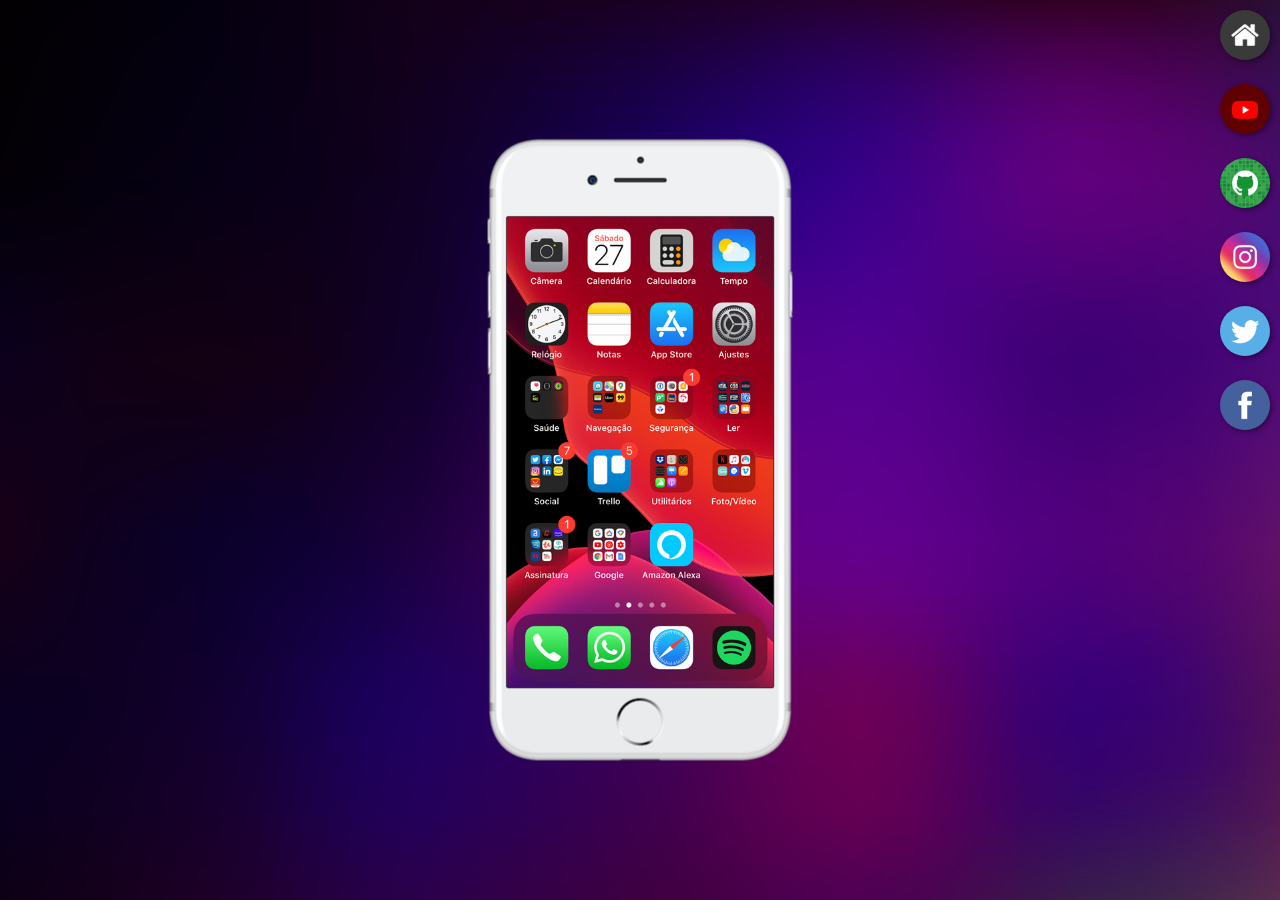
<file: index.html>
<!DOCTYPE html>
<html lang="pt-br">
<head>
    <meta charset="UTF-8">
    <meta name="viewport" content="width=device-width, initial-scale=1.0">
    <link rel="shortcut icon" href="favicon.ico" type="image/x-icon">
    <link rel="stylesheet" href="estilos/style.css">
    <title>Projeto Redes Sociais</title>
</head>
<body>
    <main>
        <section id="telefone">
            <iframe src="home.html" name="tela" id="tela" frameborder="0">
                Seu navegador não é compatível com isso.
            </iframe>
        </section>
        <section id="redes-sociais">
            <a href="home.html" target="tela"><img src="imagens/logo-home.jpg" alt="Home"></a><br>
            <a href="youtube.html" target="tela"><img src="imagens/logo-youtube.jpg" alt="YouTube"></a><br>
            <a href="github.html" target="tela"><img src="imagens/logo-github.jpg" alt="GitHub"></a><br>
            <a href="instagram.html" target="tela"><img src="imagens/logo-instagram.jpg" alt="Instagram"></a><br>
            <a href="twitter.html" target="tela"><img src="imagens/logo-twitter.jpg" alt="Twitter"></a><br>
            <a href="facebook.html" target="tela"><img src="imagens/logo-facebook.jpg" alt="Facebook"></a>
        </section>
    </main>
</body>
</html>
</file>
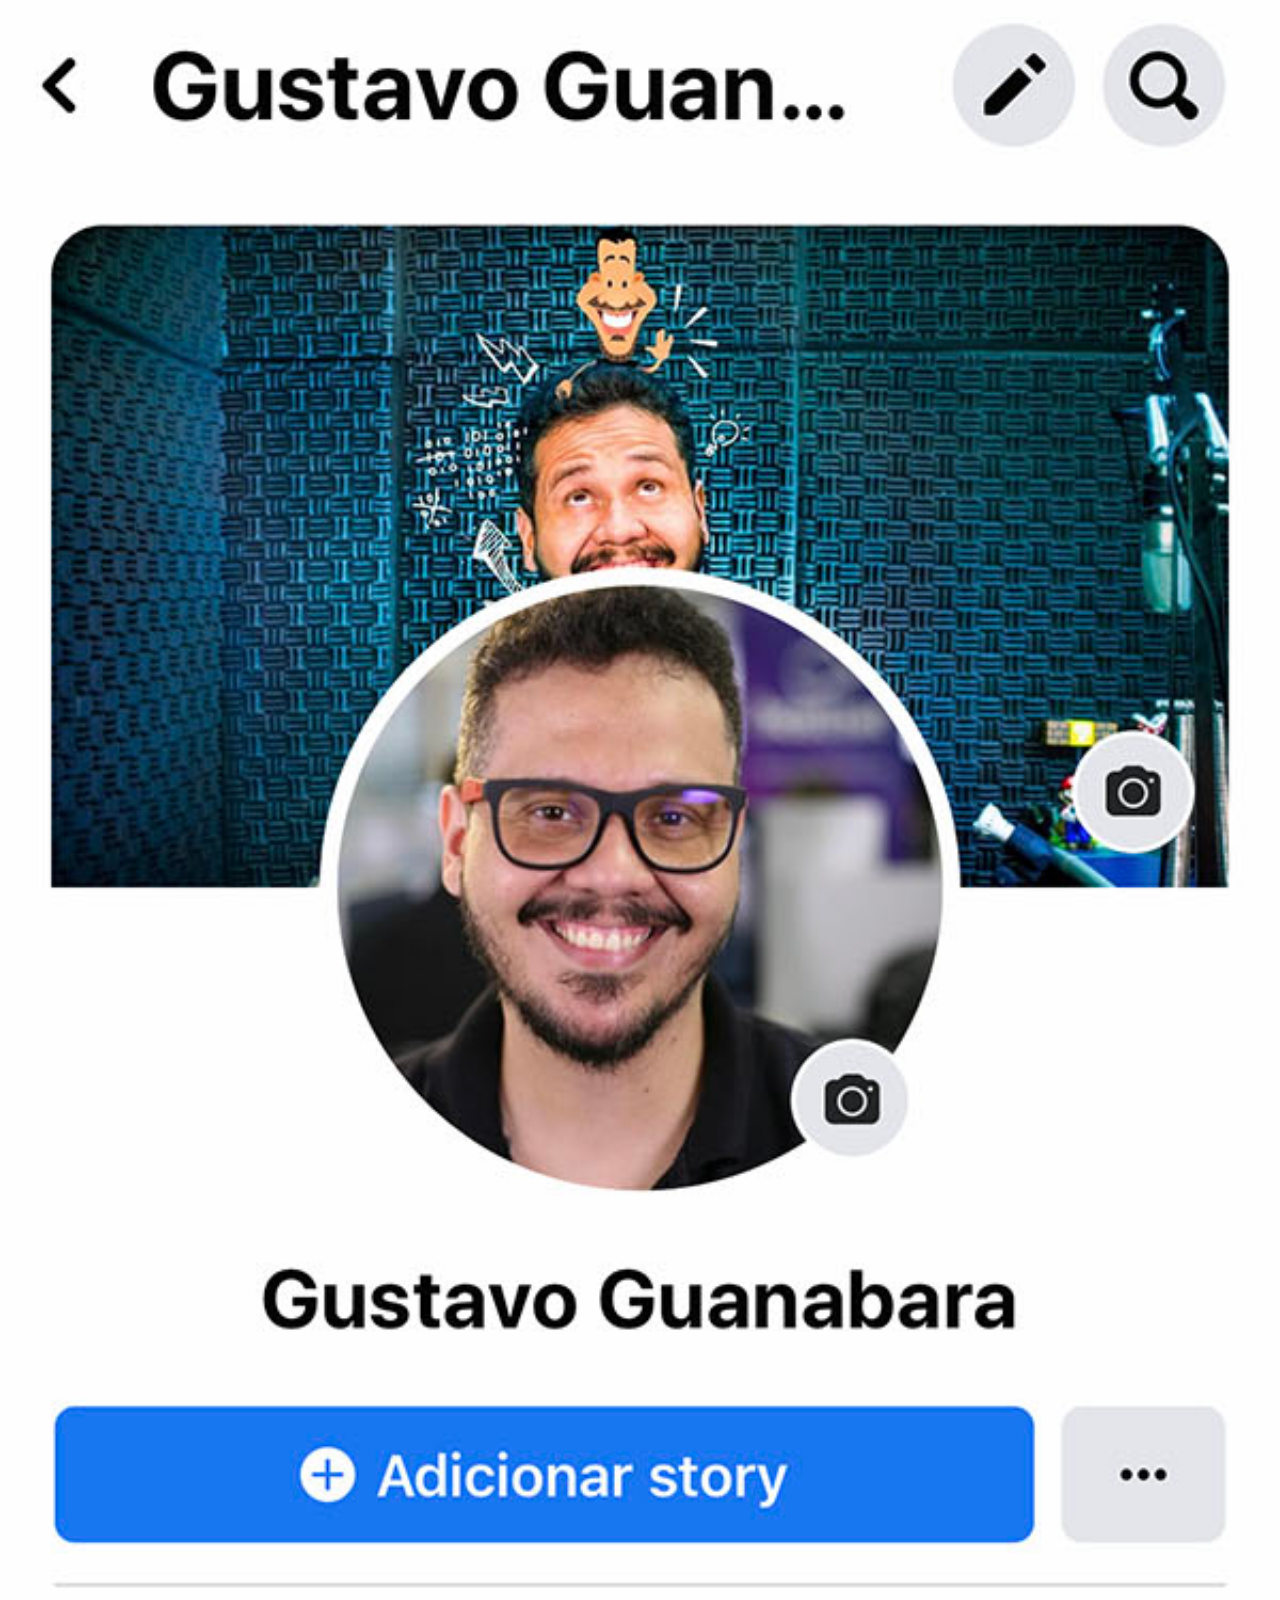
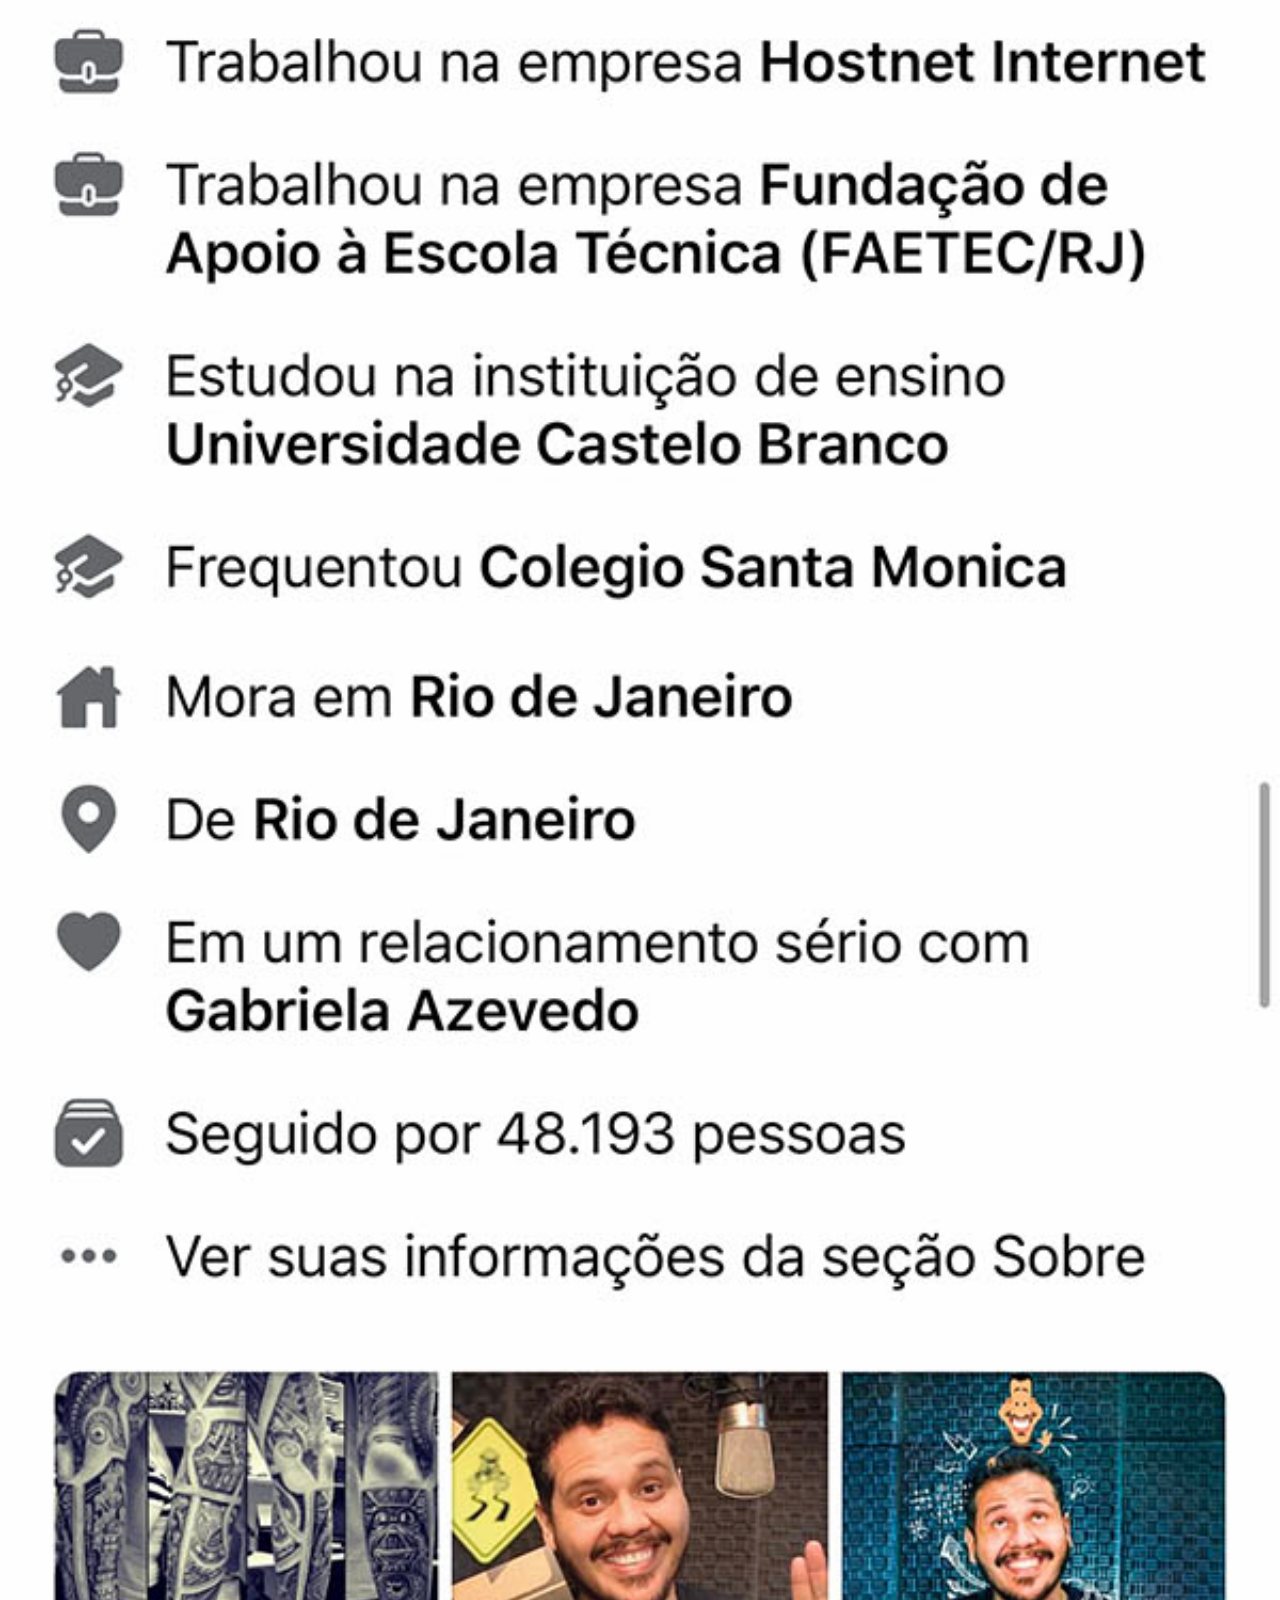
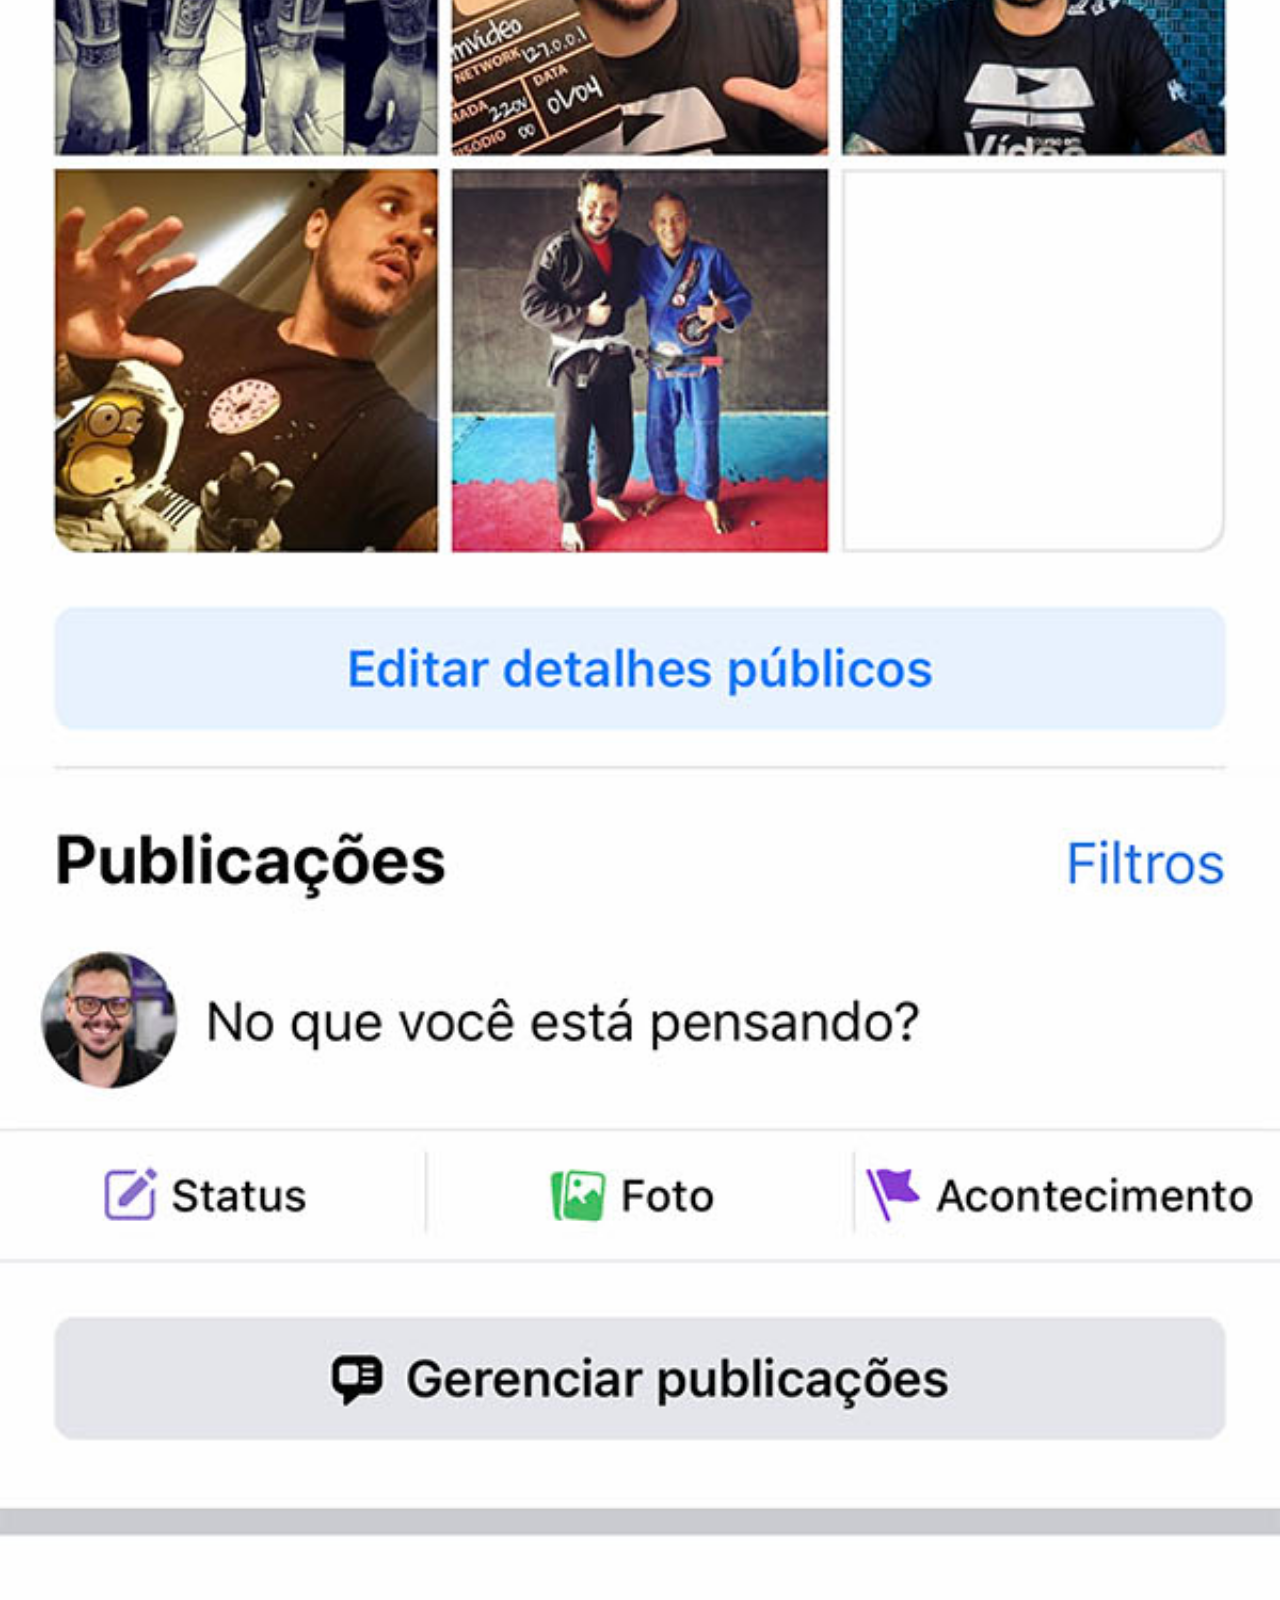
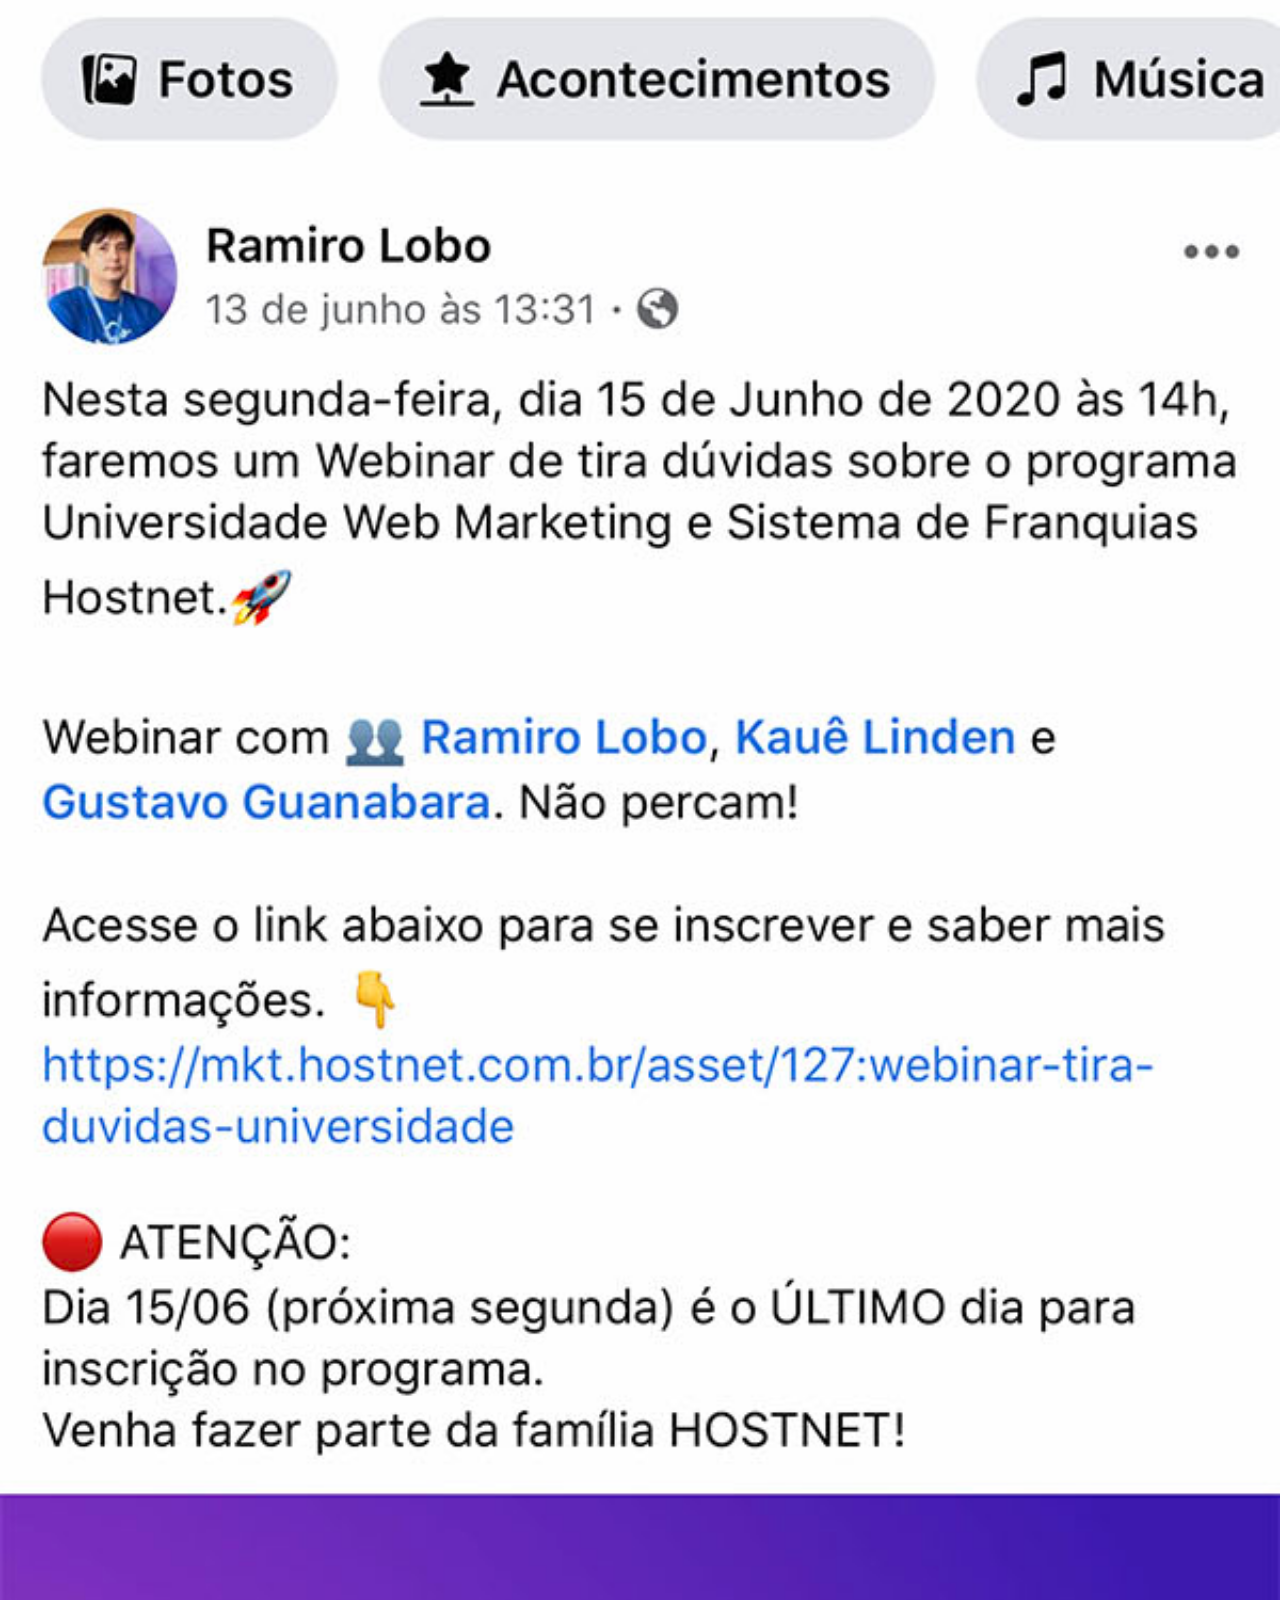
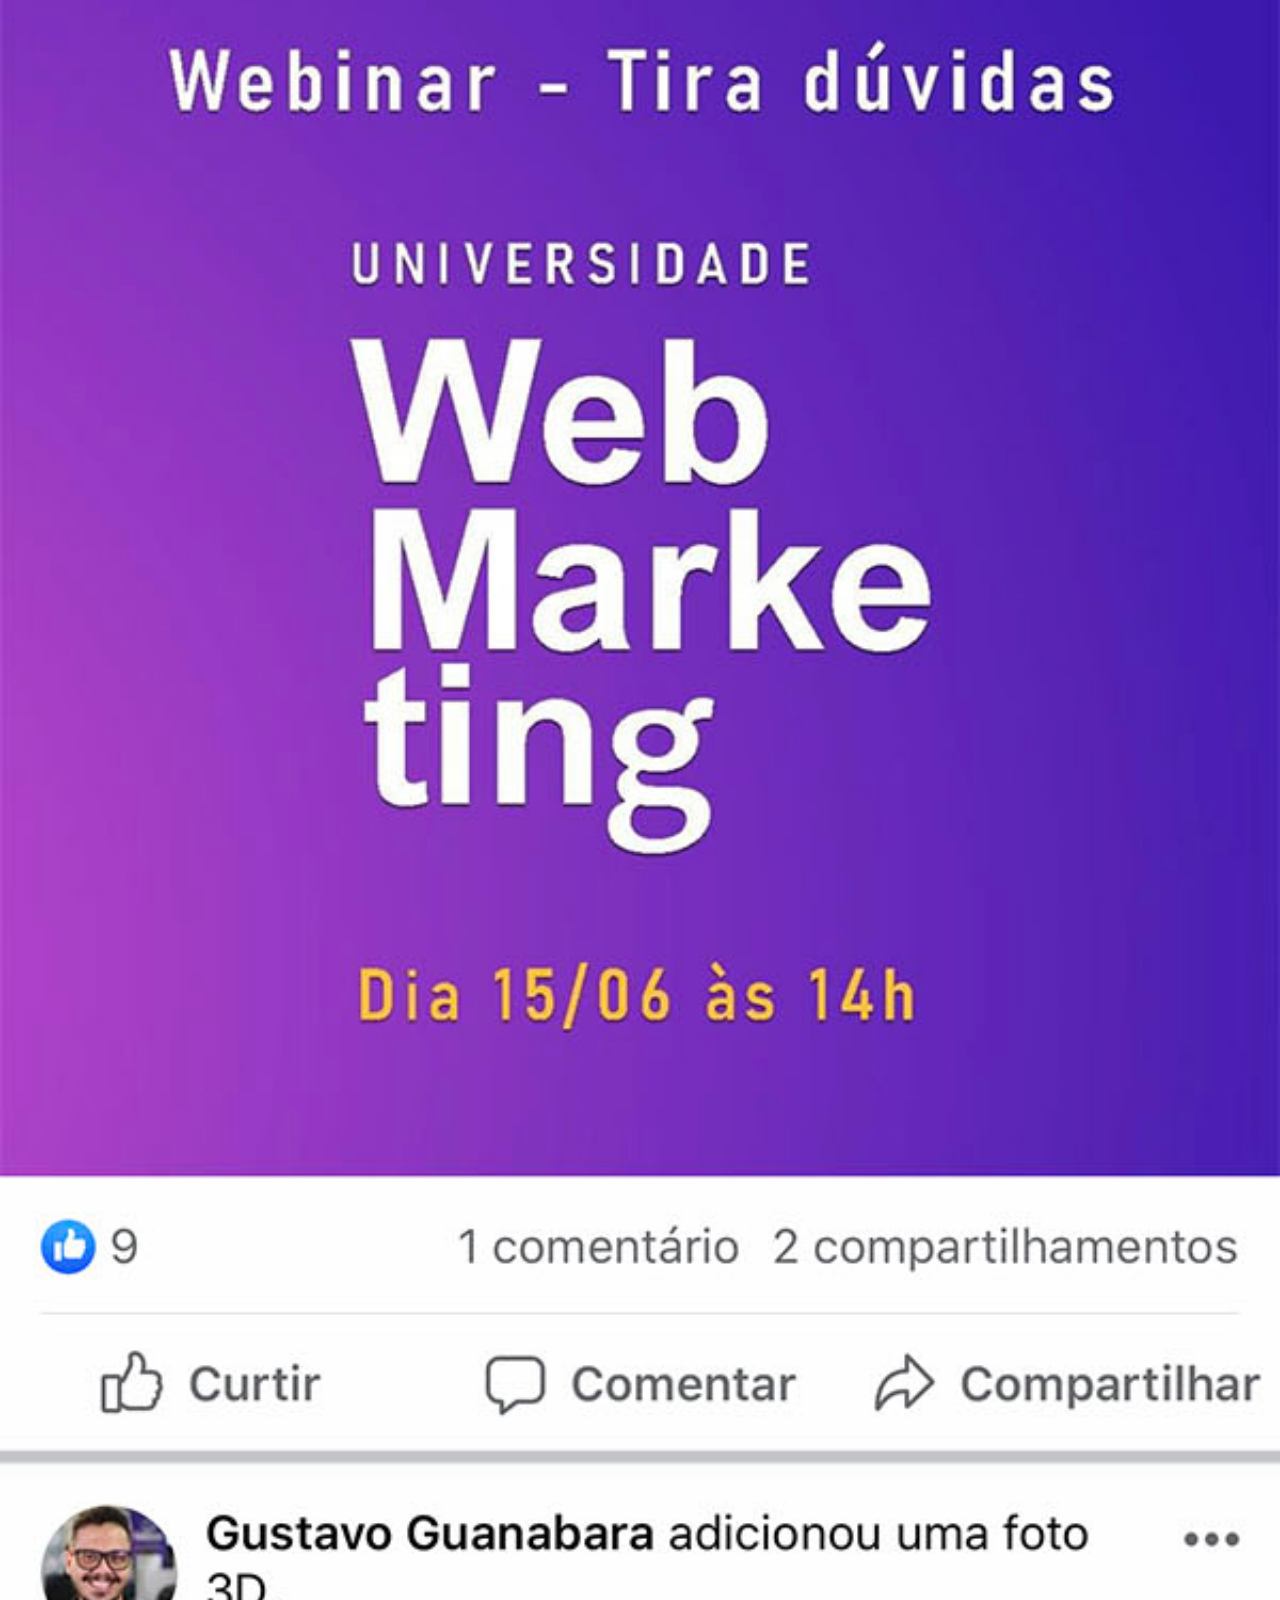
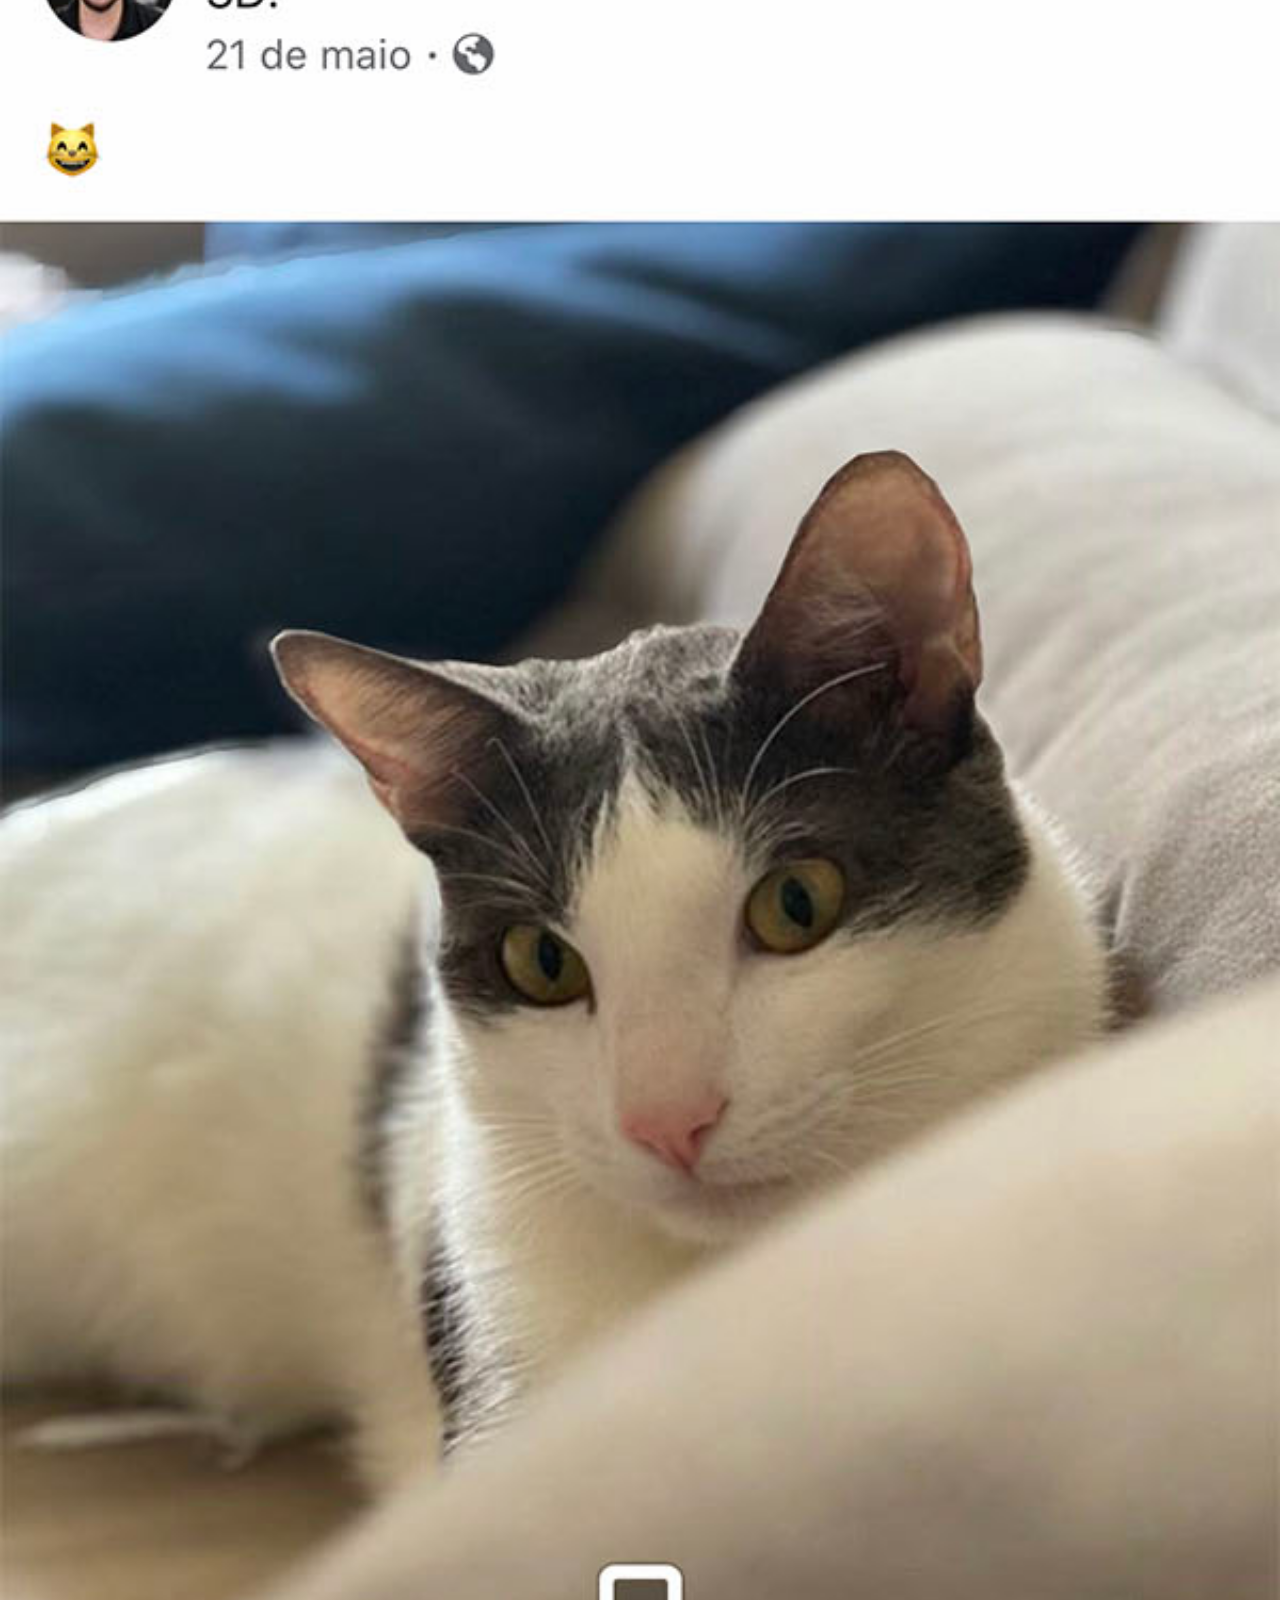
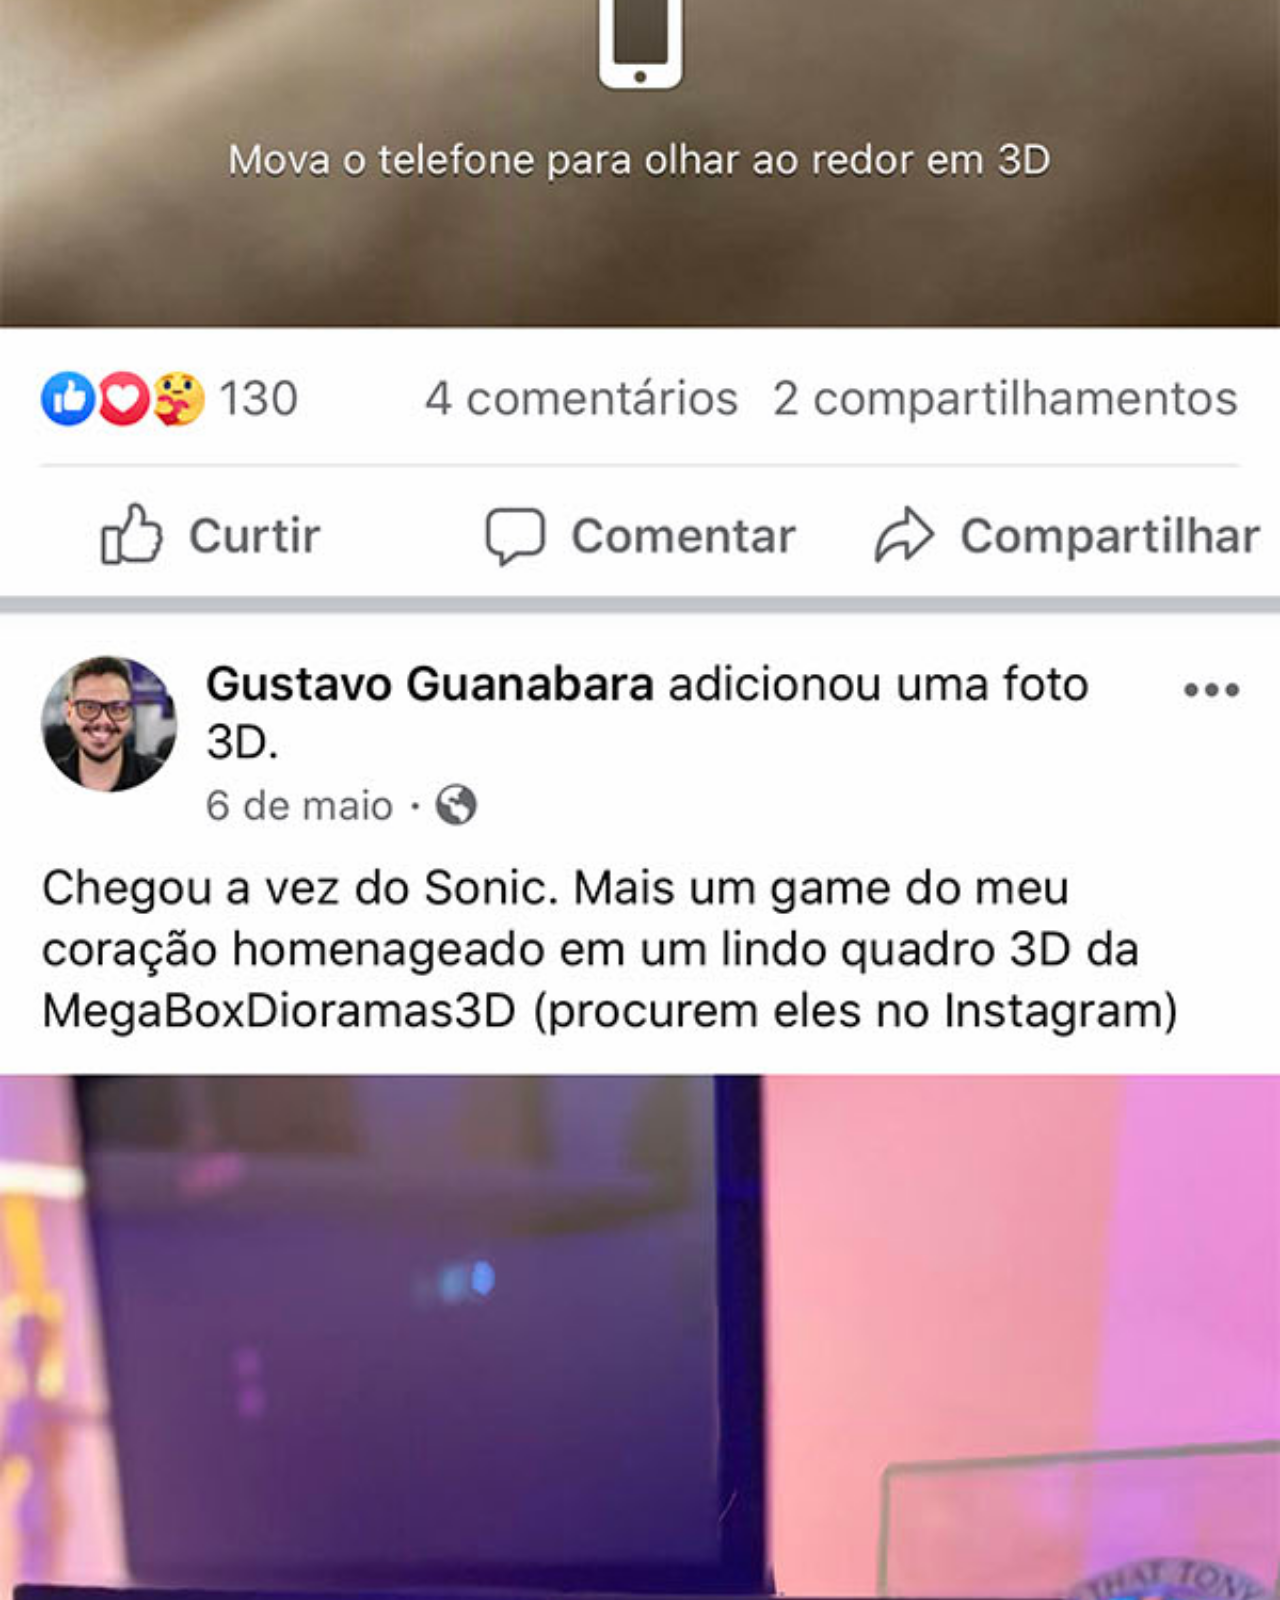
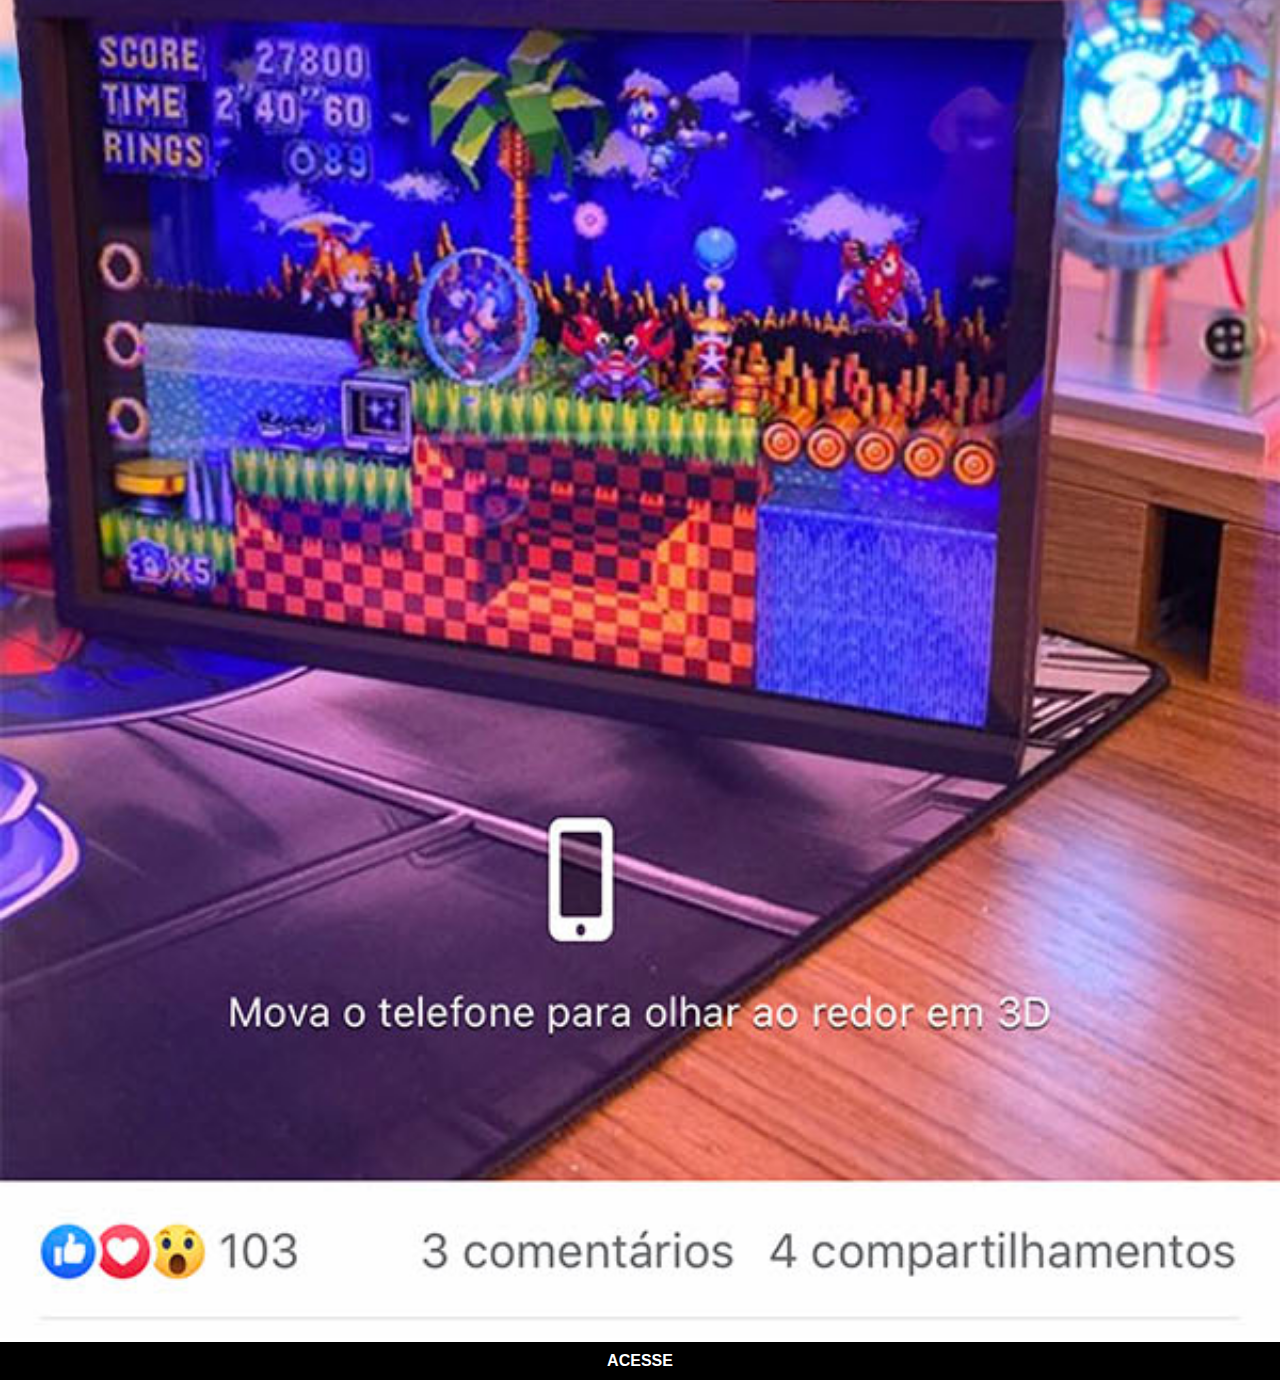
<file: facebook.html>
<!DOCTYPE html>
<html lang="pt-br">
<head>
    <meta charset="UTF-8">
    <meta name="viewport" content="width=device-width, initial-scale=1.0">
    <title>Facebook</title>
    <link rel="stylesheet" href="estilos/social.css">
</head>
<body>
    <img src="imagens/tela-facebook.jpg" alt="Facebook">
    <a href="https://www.facebook.com/gustavoguanabara/" target="_blank">ACESSE</a>
</body>
</html>
</file>
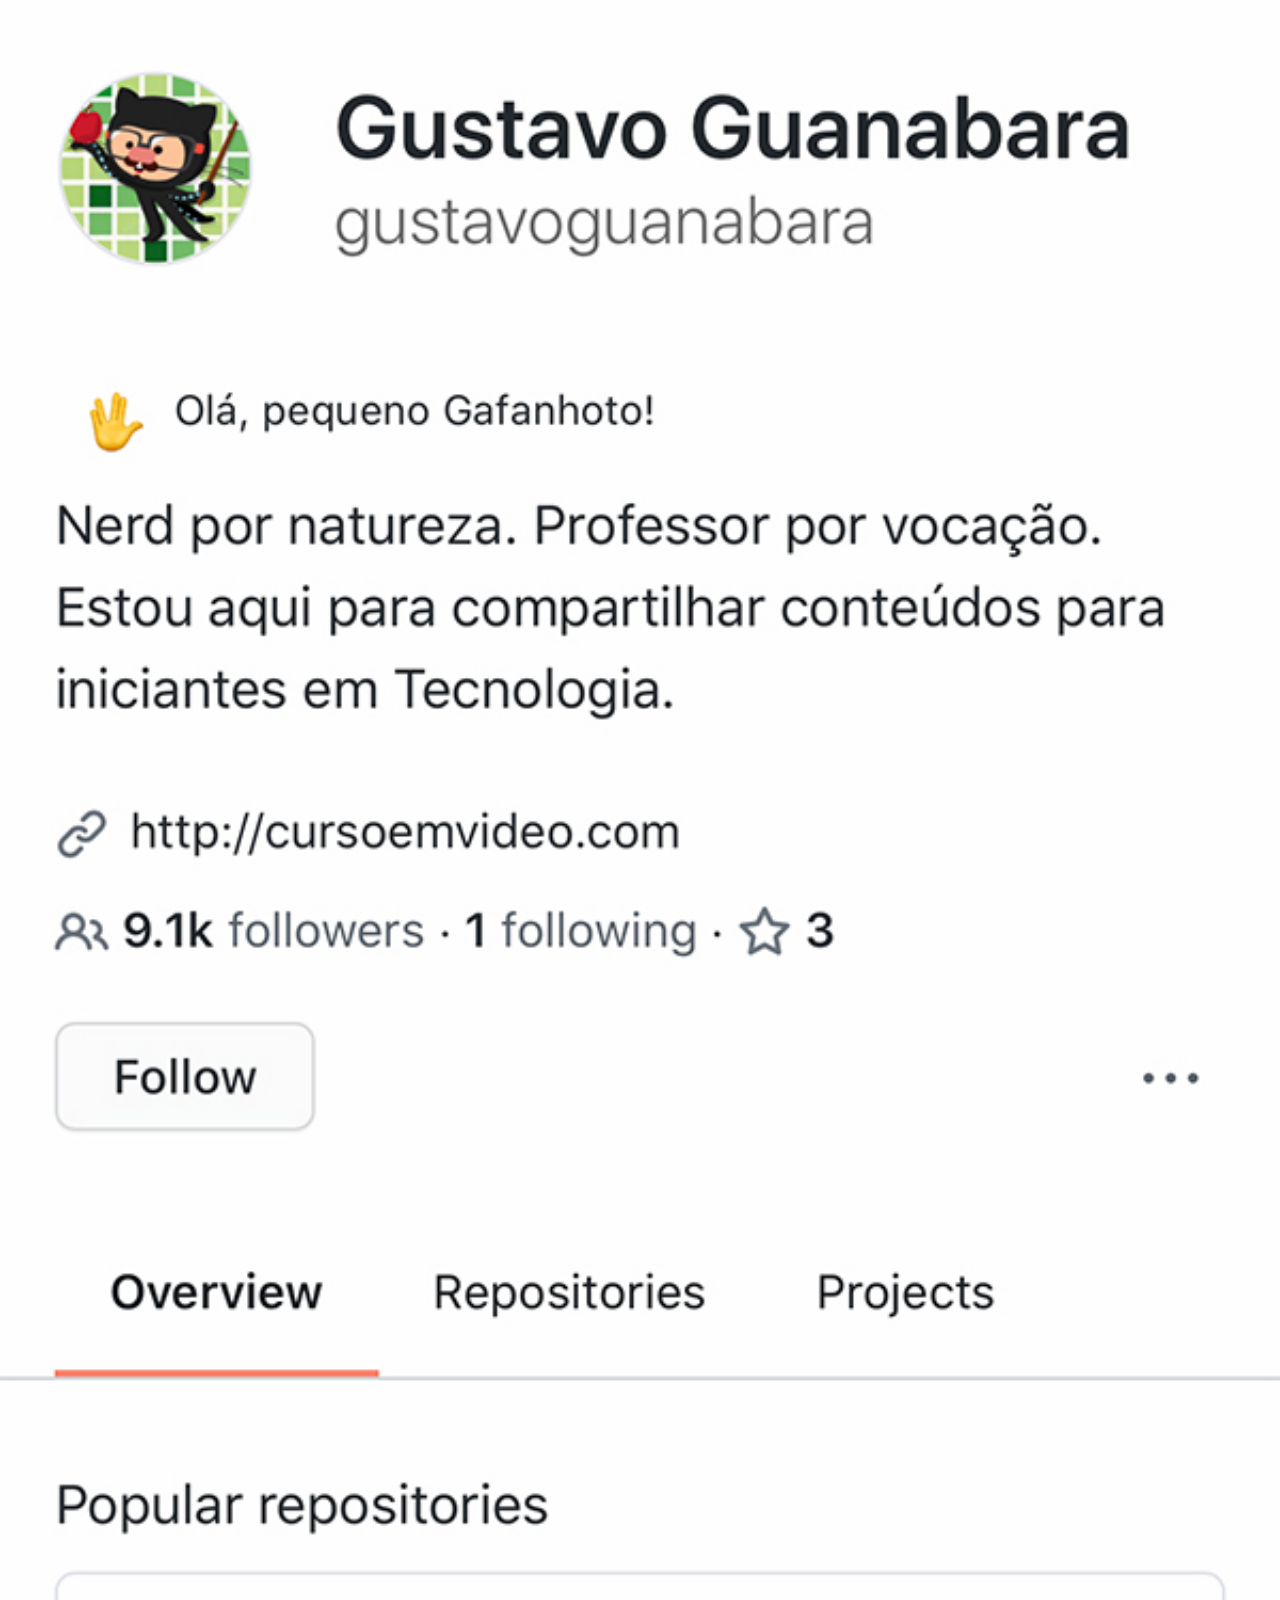
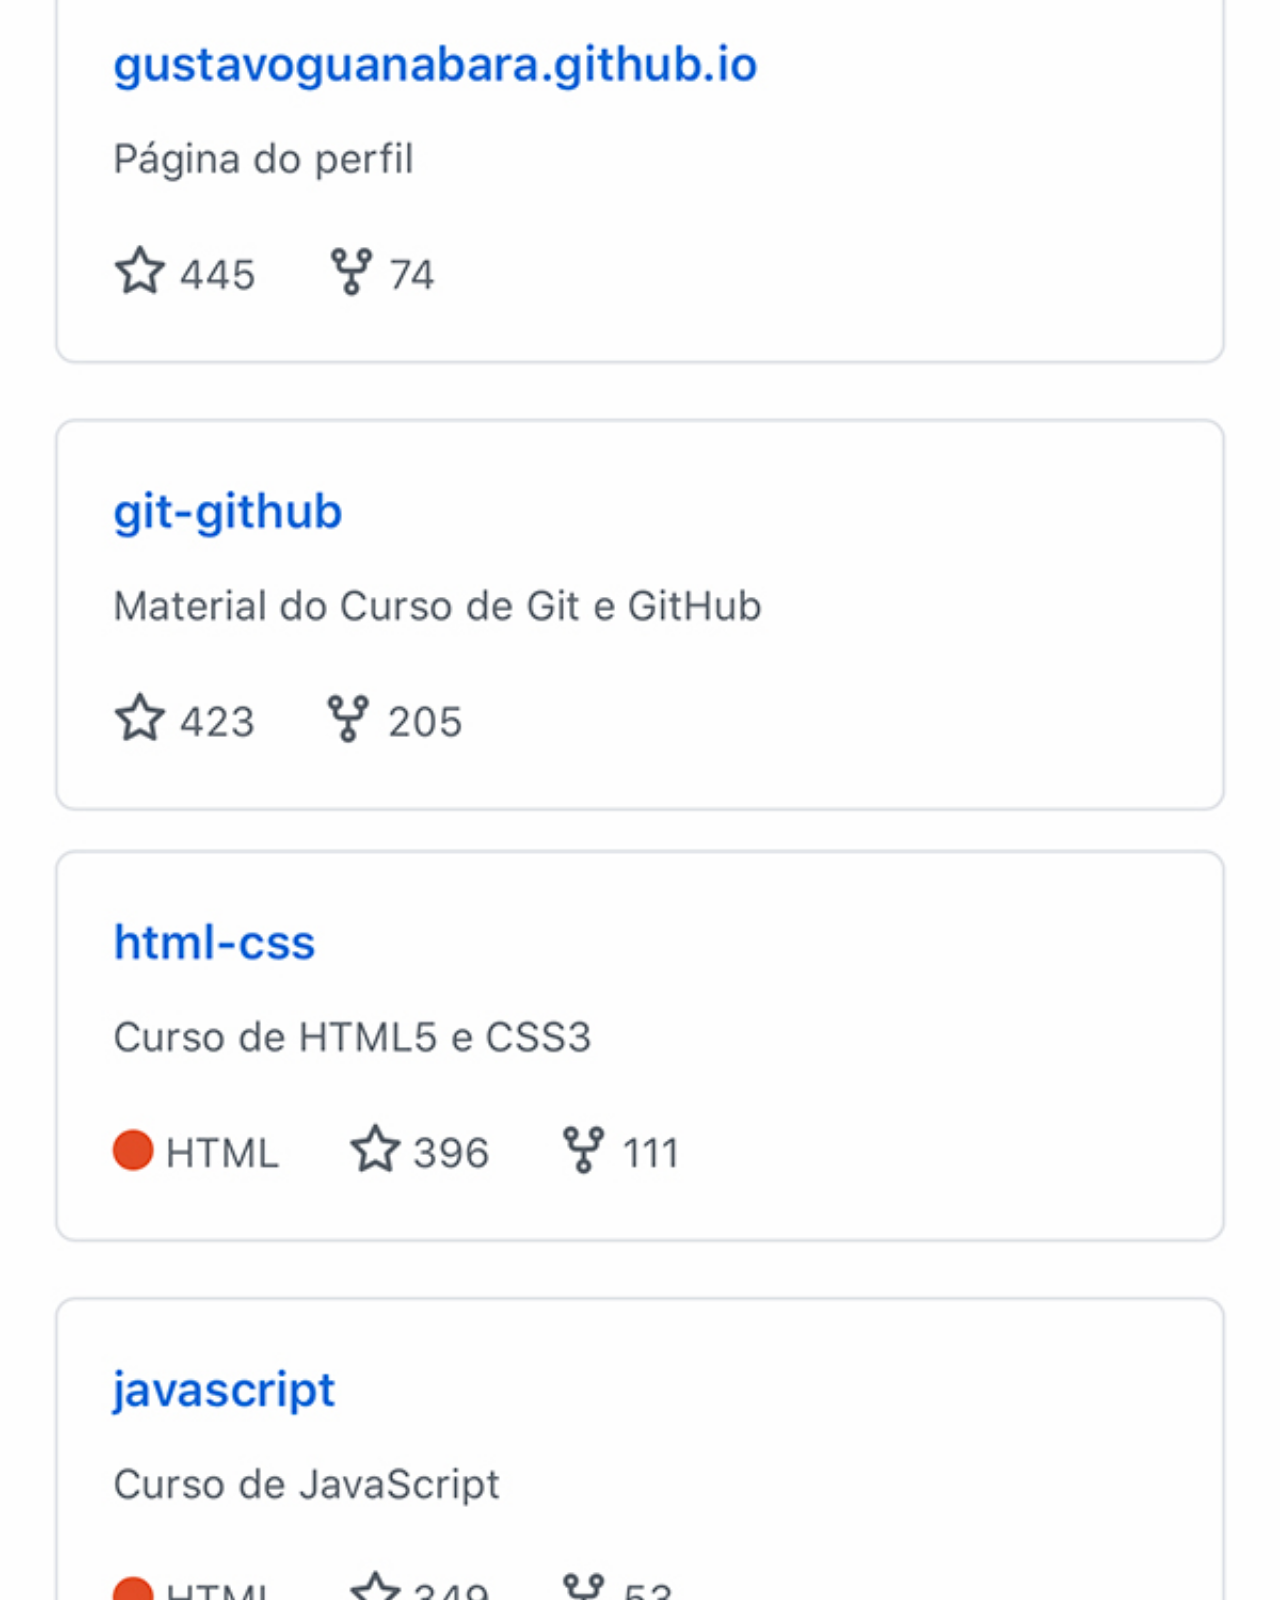
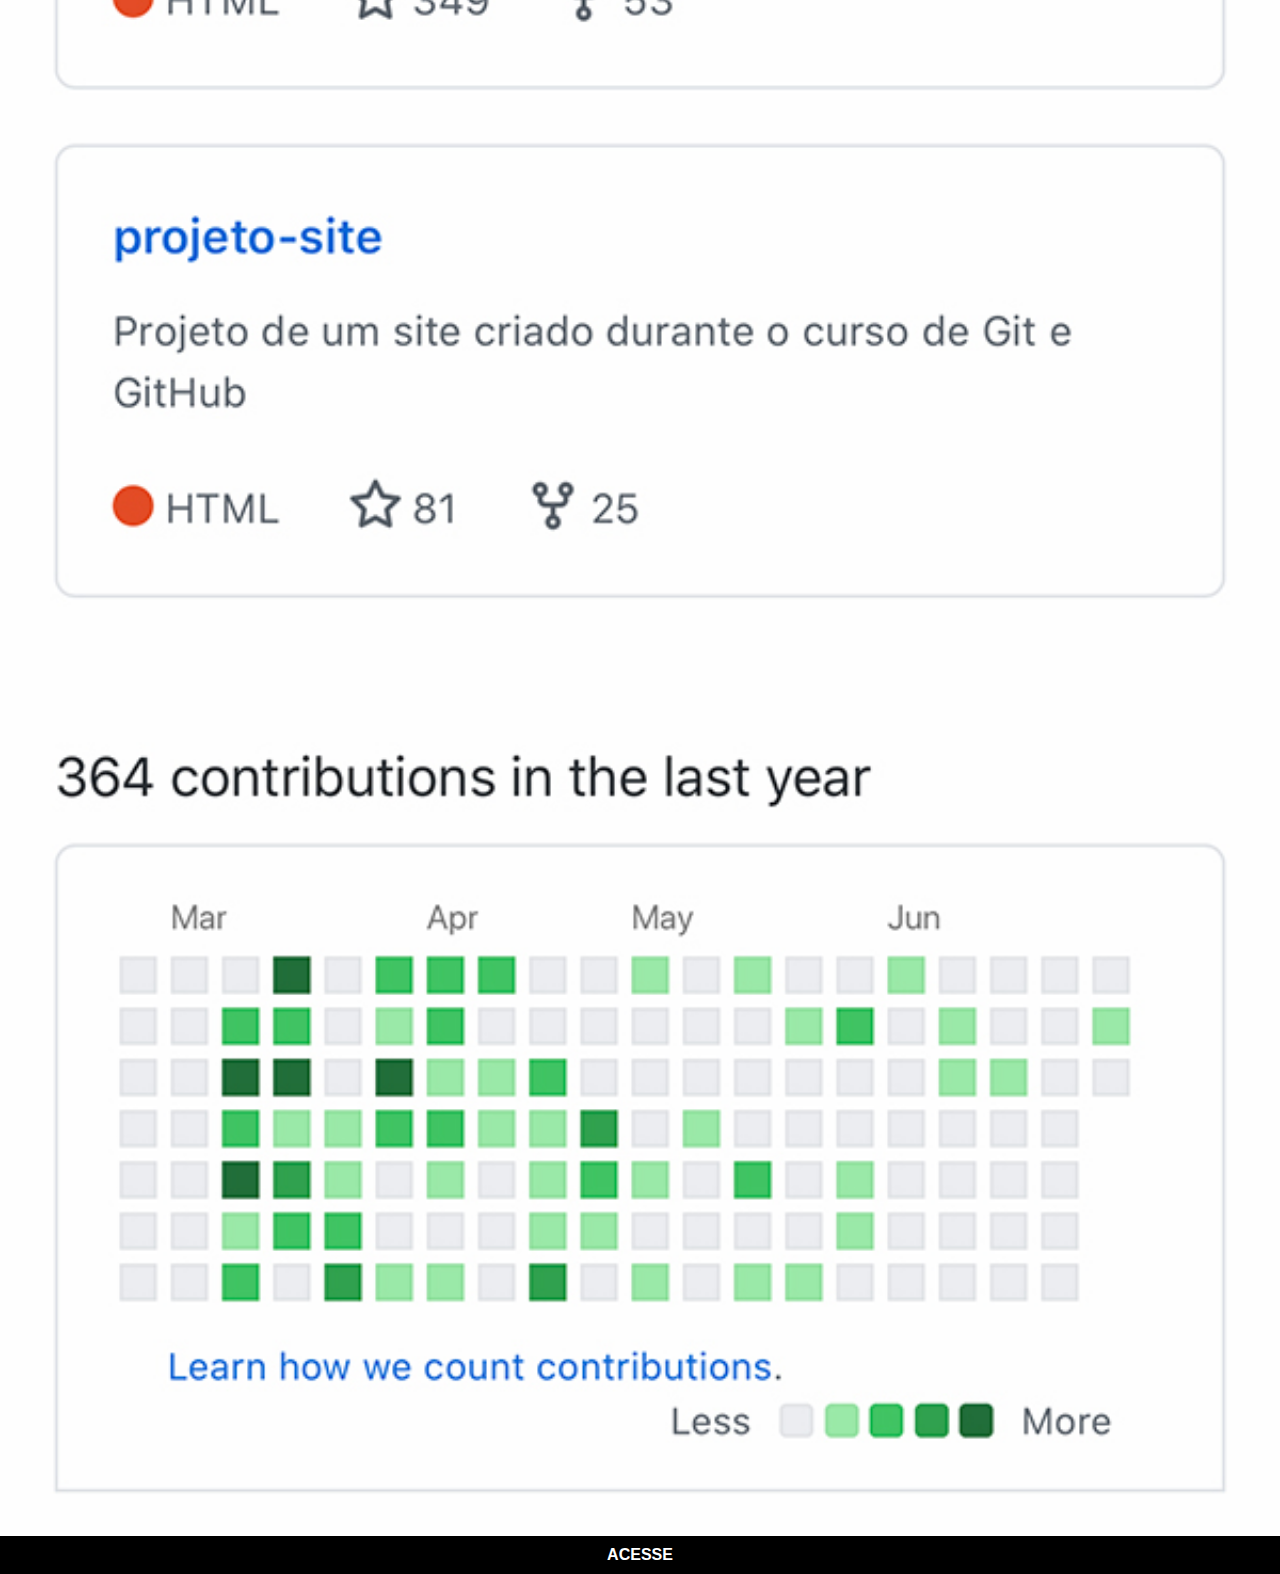
<file: github.html>
<!DOCTYPE html>
<html lang="pt-br">
<head>
    <meta charset="UTF-8">
    <meta name="viewport" content="width=device-width, initial-scale=1.0">
    <title>GitHub</title>
    <link rel="stylesheet" href="estilos/social.css">
</head>
<body>
    <img src="imagens/tela-github.jpg" alt="GitHub">
    <a href="https://github.com/gustavoguanabara/" target="_blank">ACESSE</a>
</body>
</html>
</file>
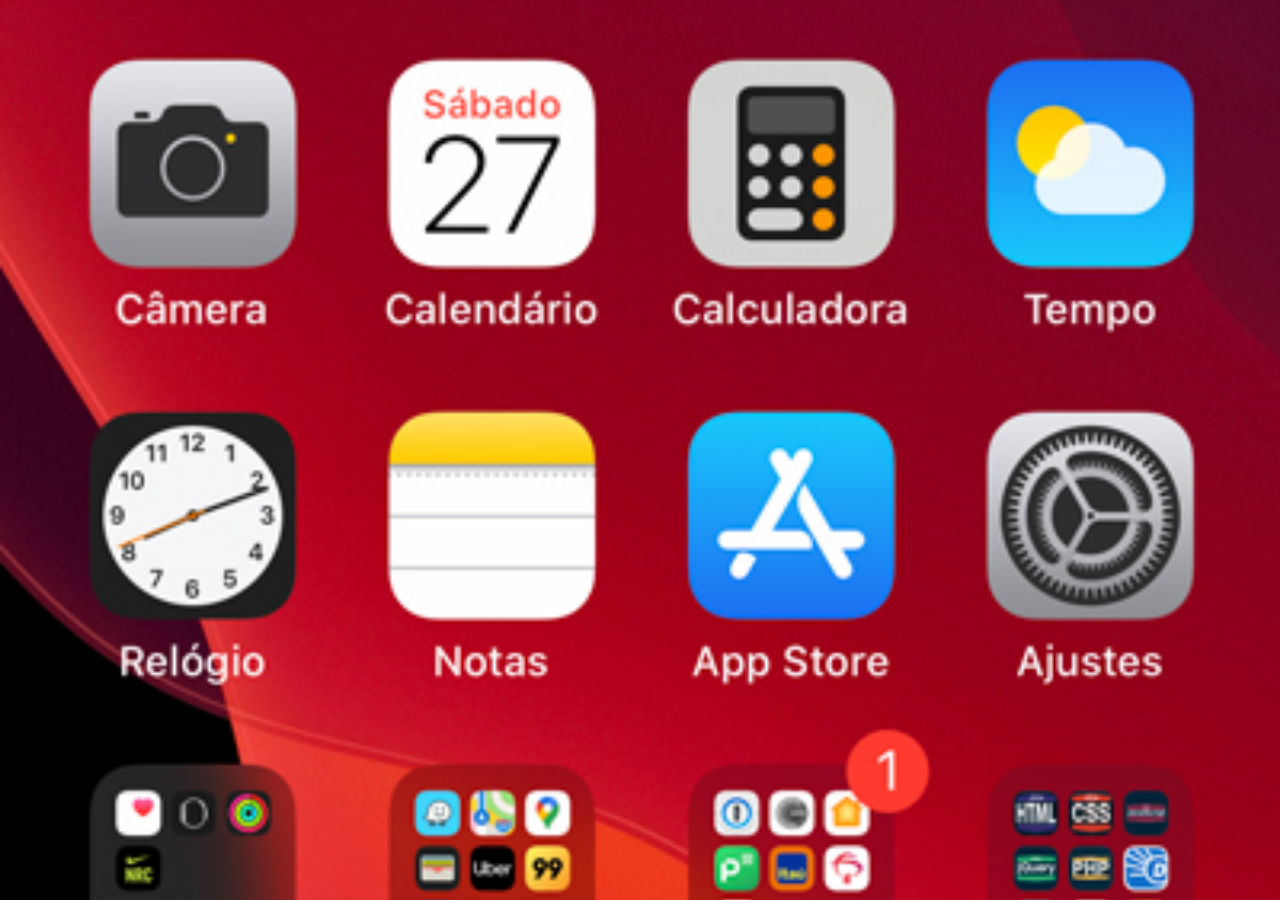
<file: home.html>
<!DOCTYPE html>
<html lang="pt-br">
<head>
    <meta charset="UTF-8">
    <meta name="viewport" content="width=device-width, initial-scale=1.0">
    <title>Home</title>
</head>
<style>
    * {
        margin: 0px;
        padding: 0px;
    }

    body {
        width: 100vw;
        height: 100vh;
        background: black url('imagens/tela-home.jpg') no-repeat top center;
        background-size: cover;
    }
</style>
<body>
    
</body>
</html>
</file>
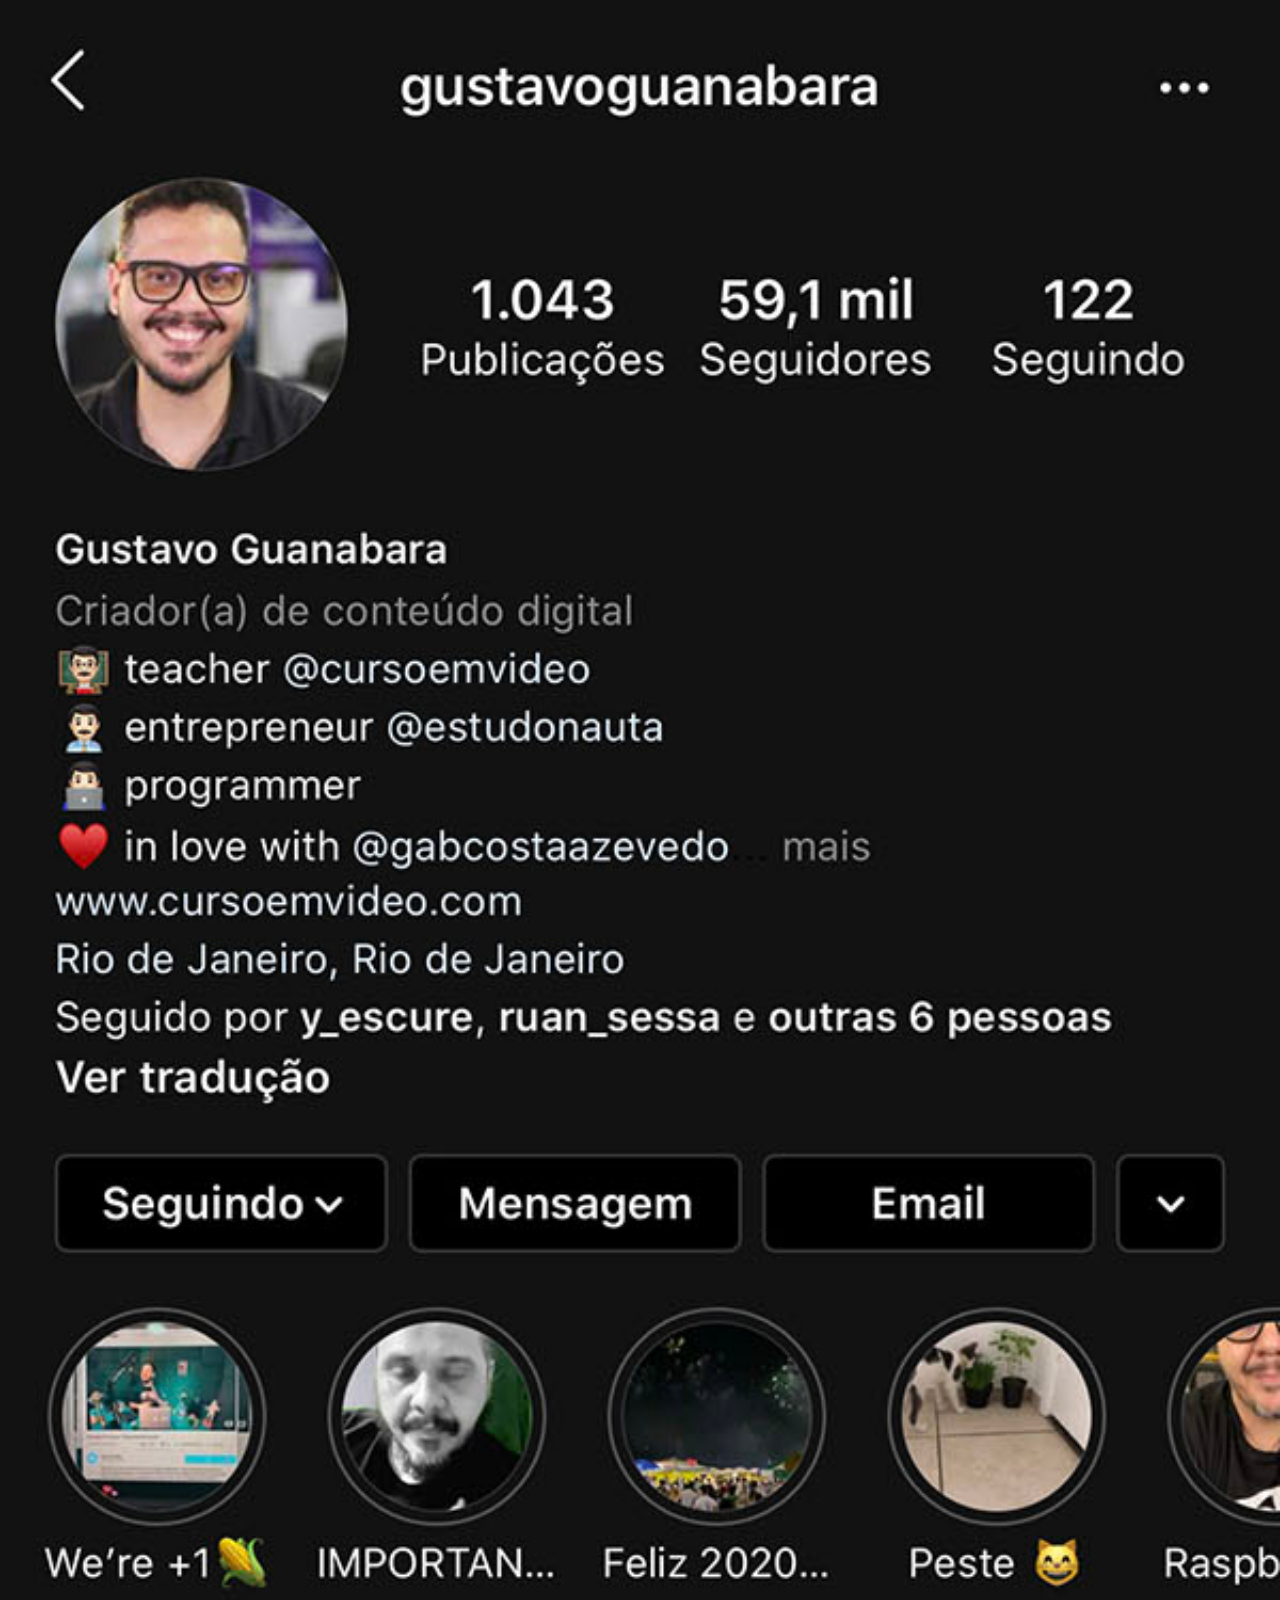
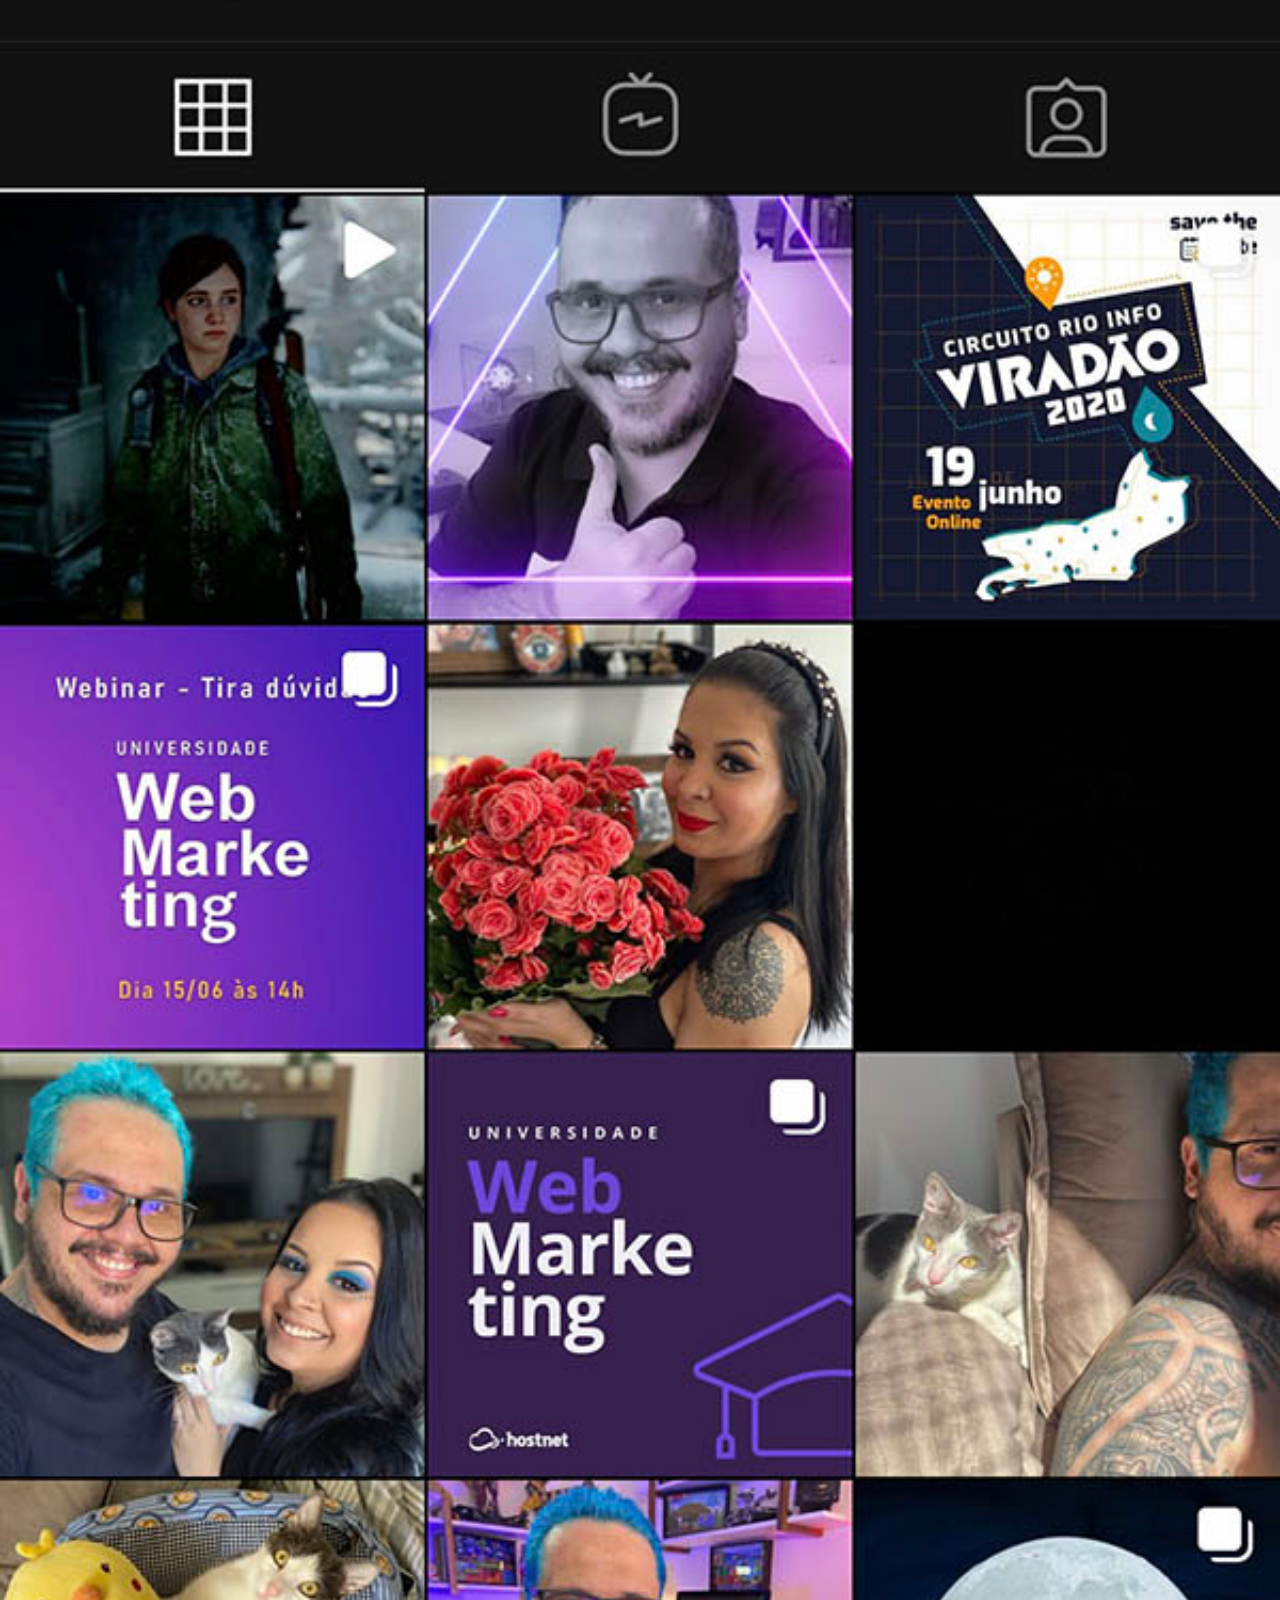
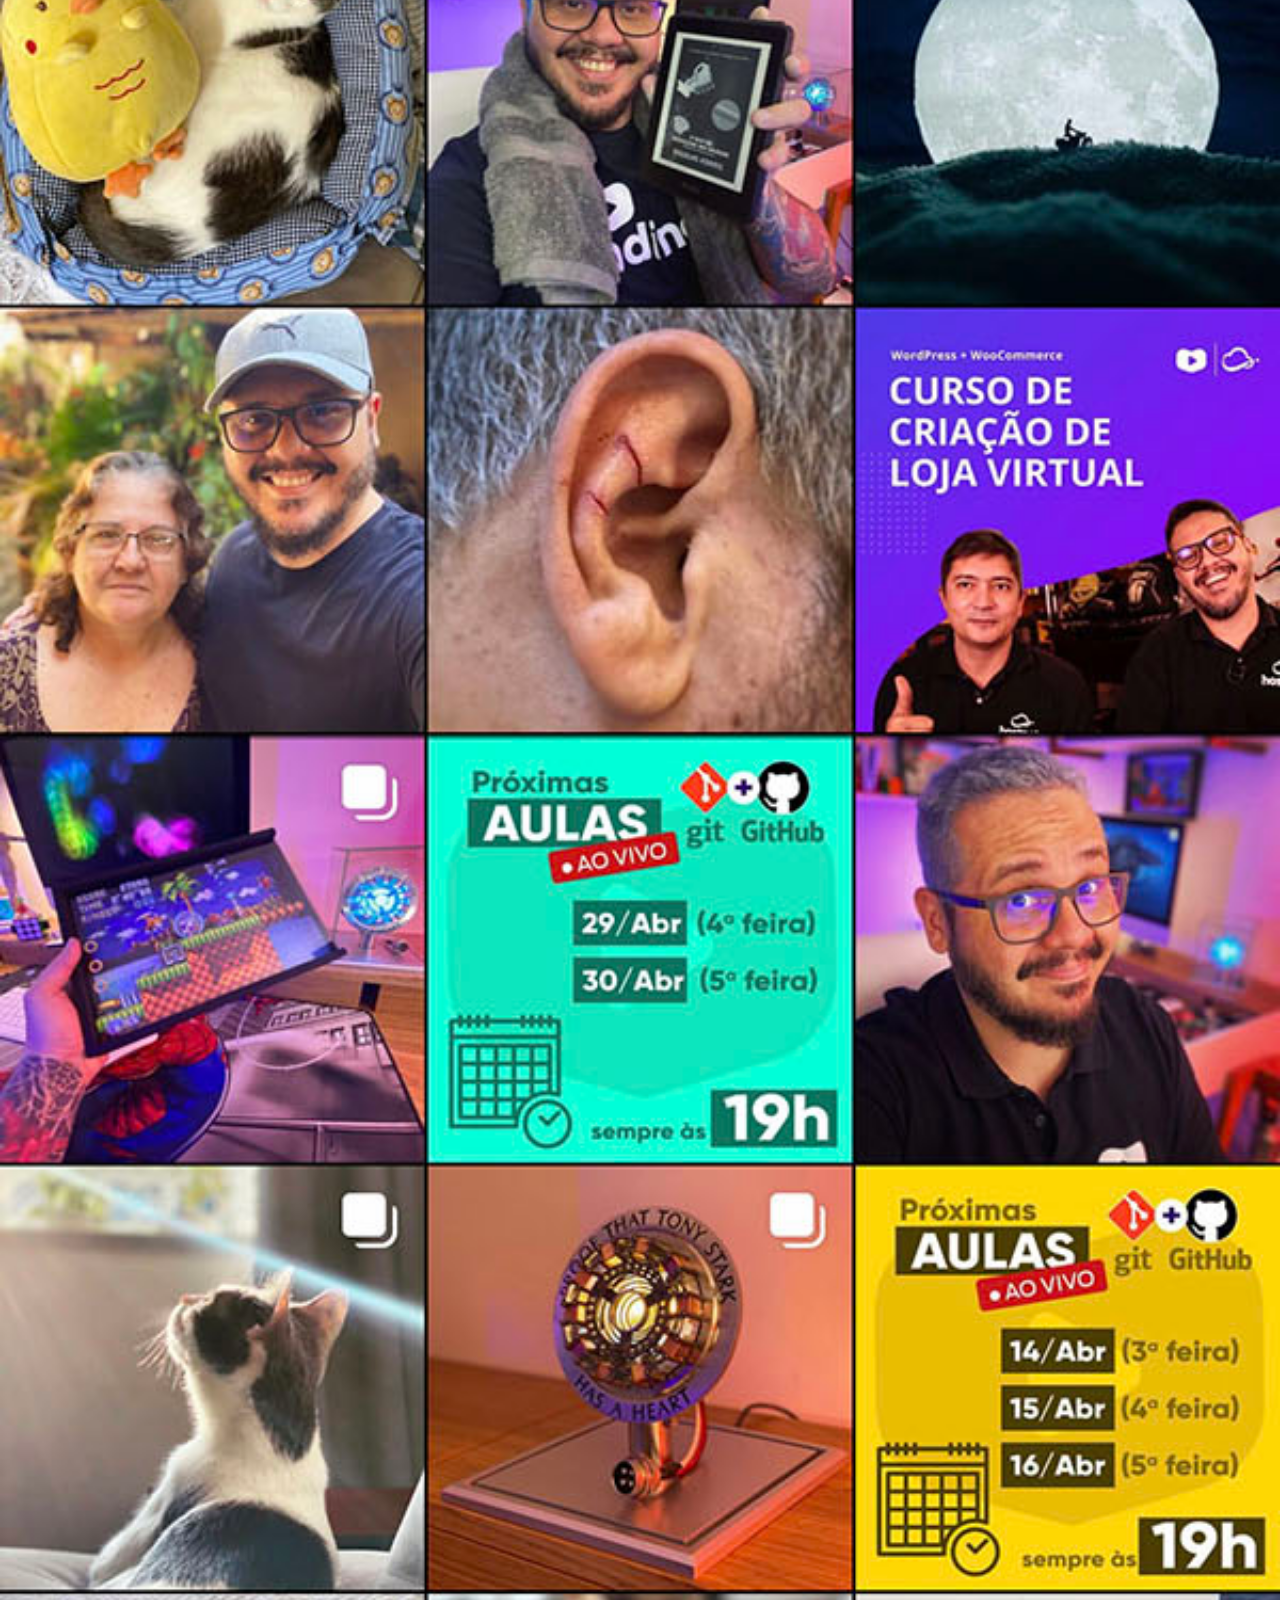
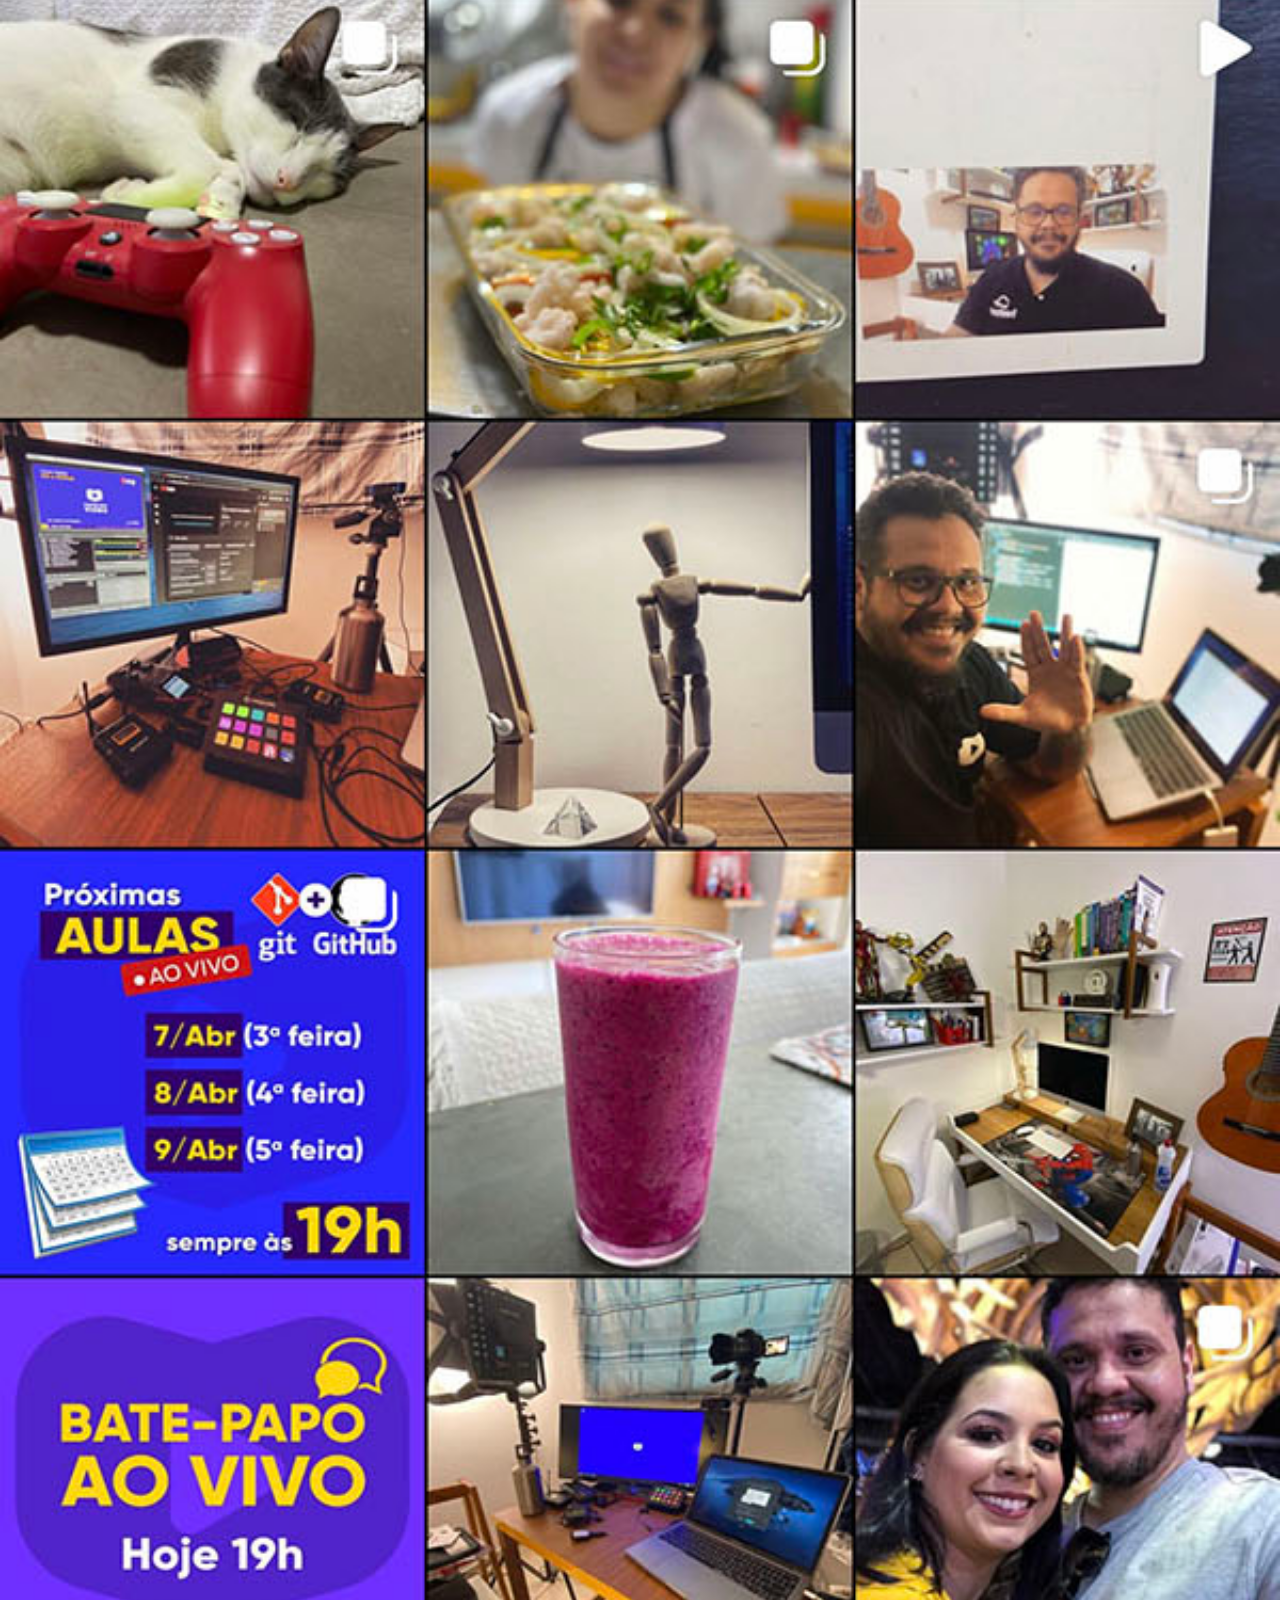
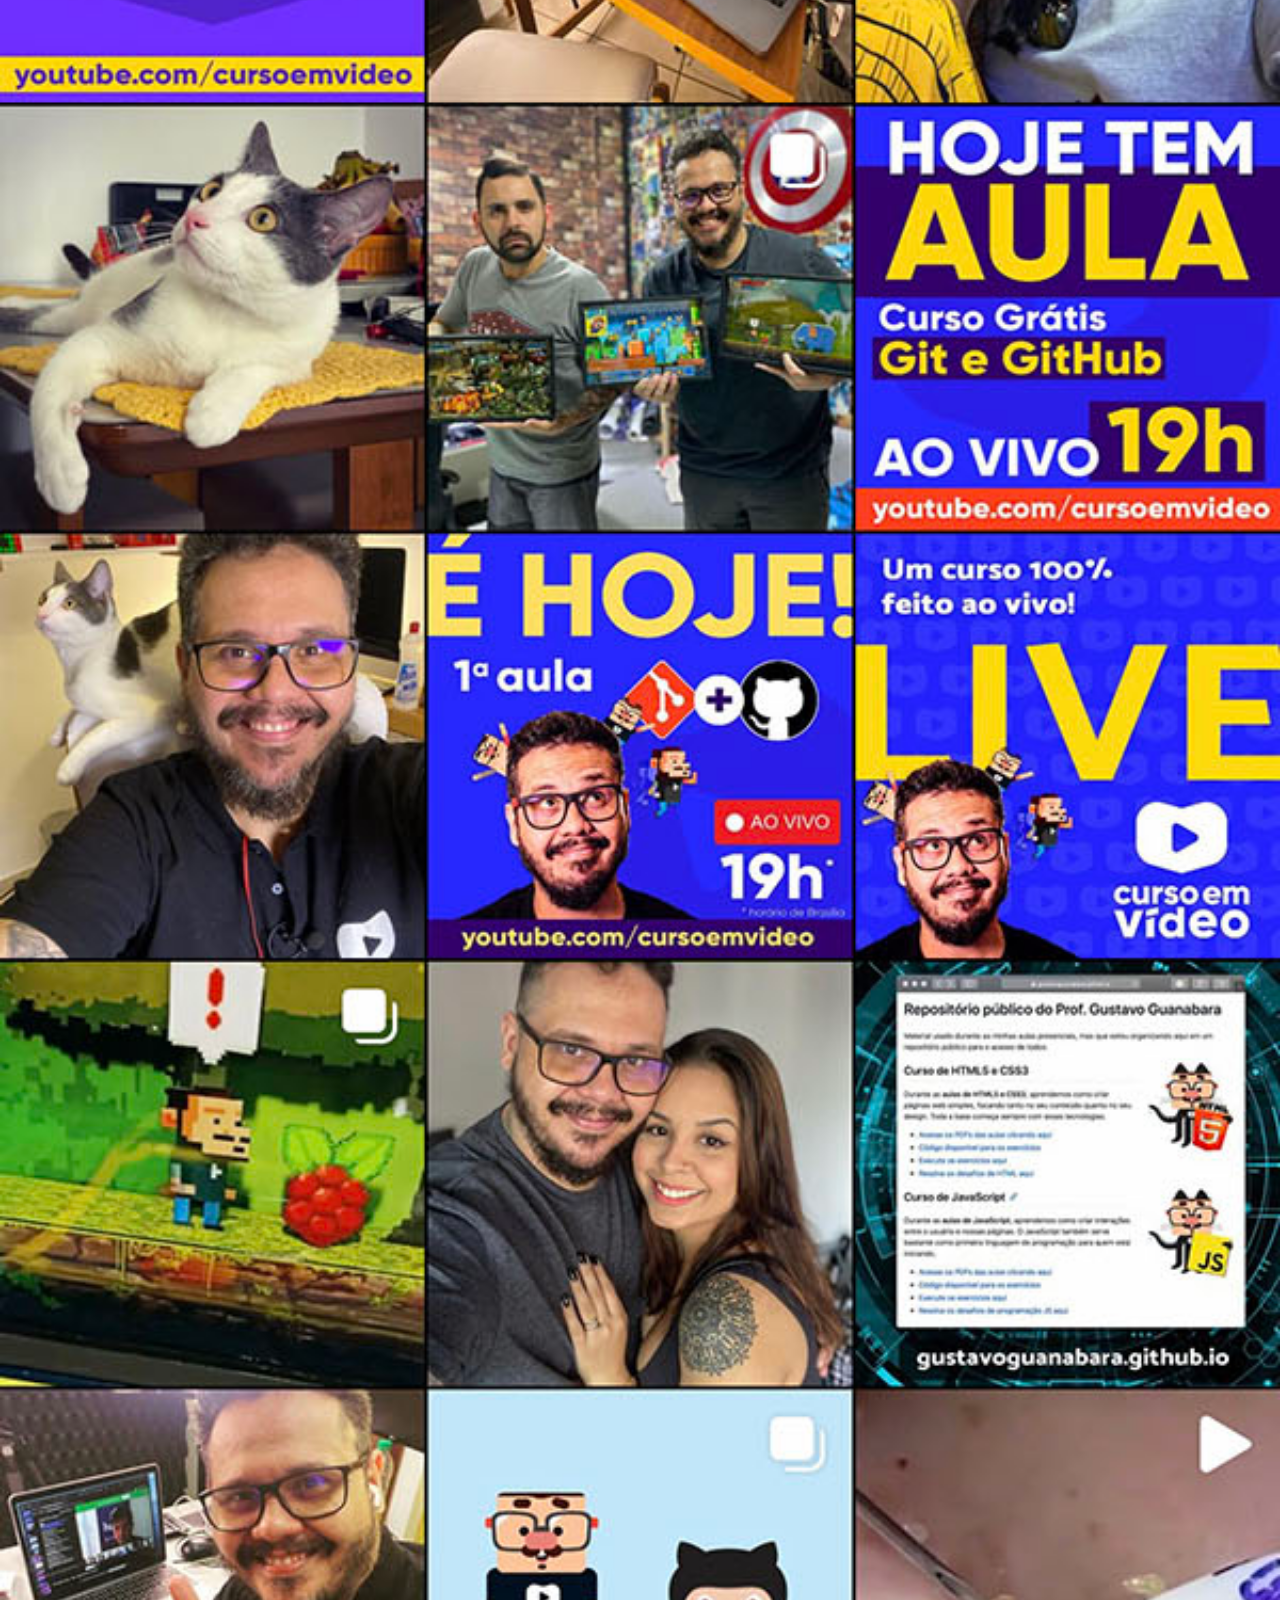
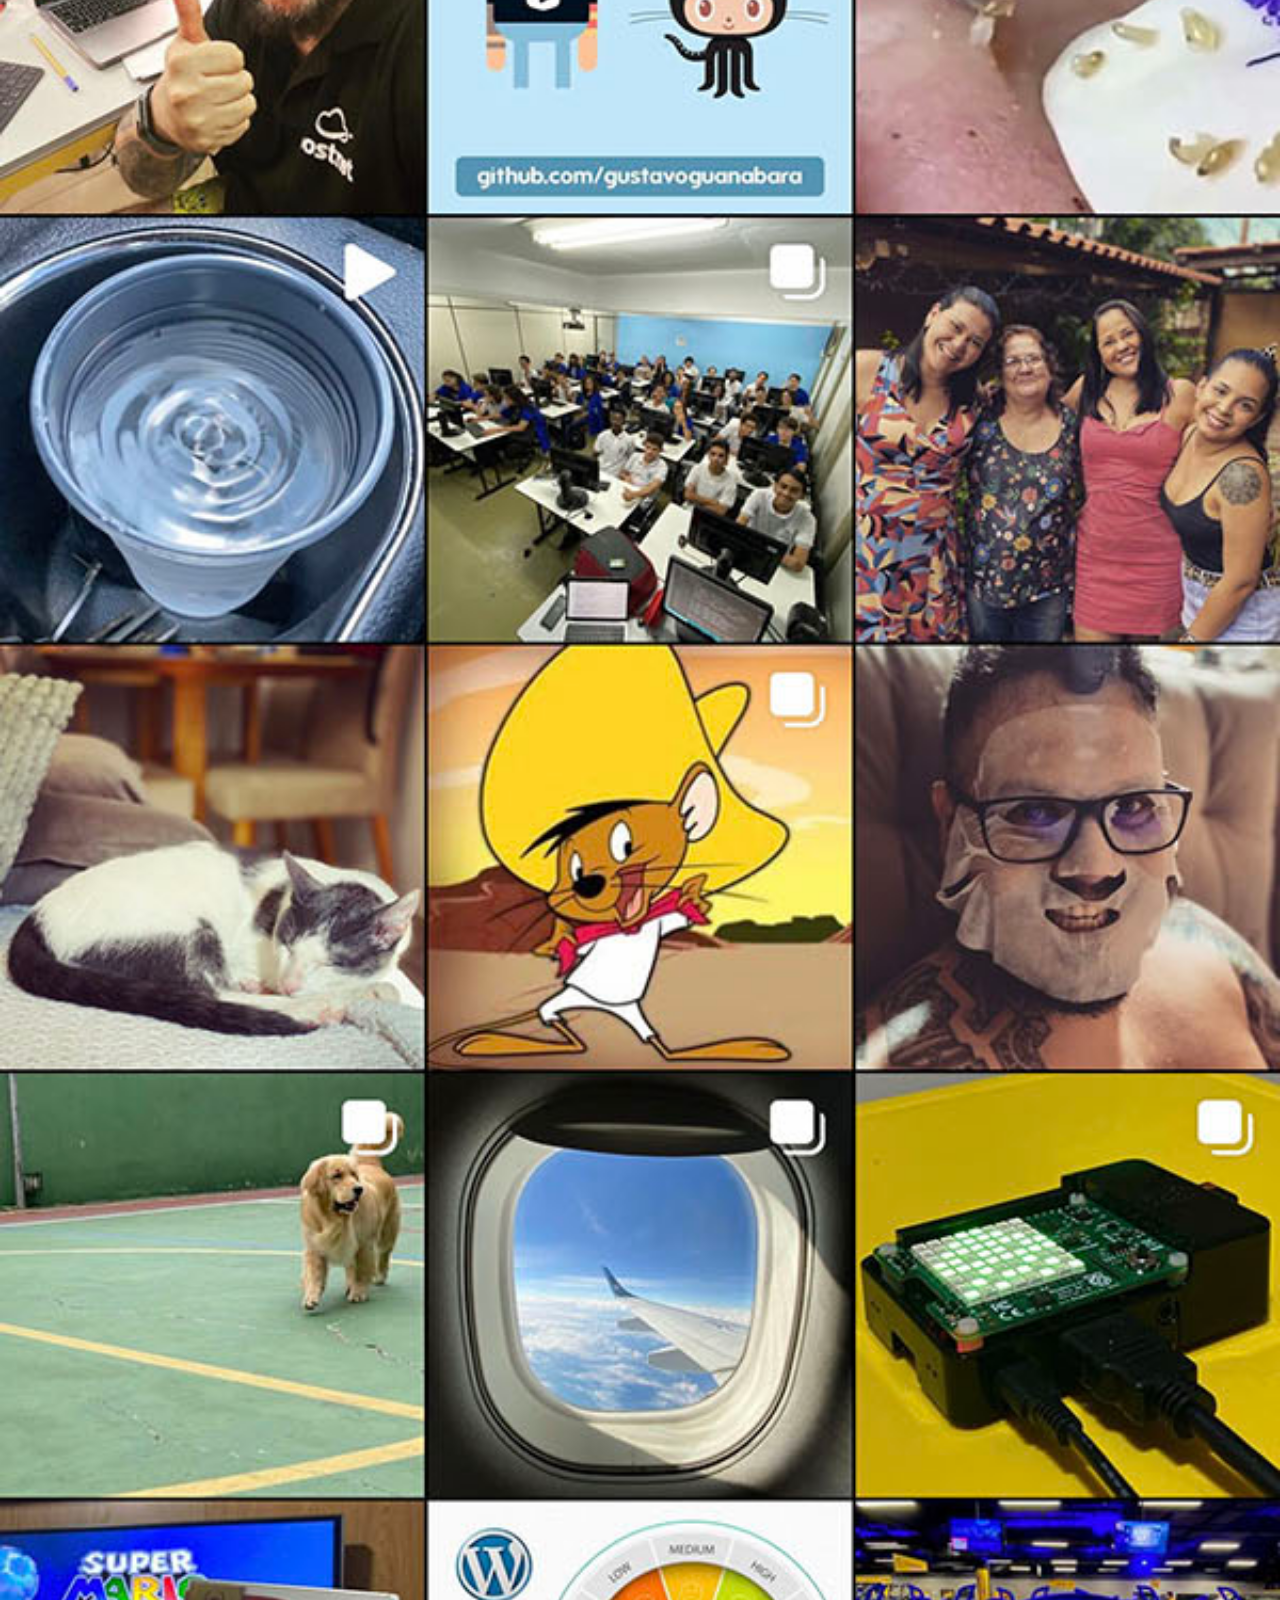
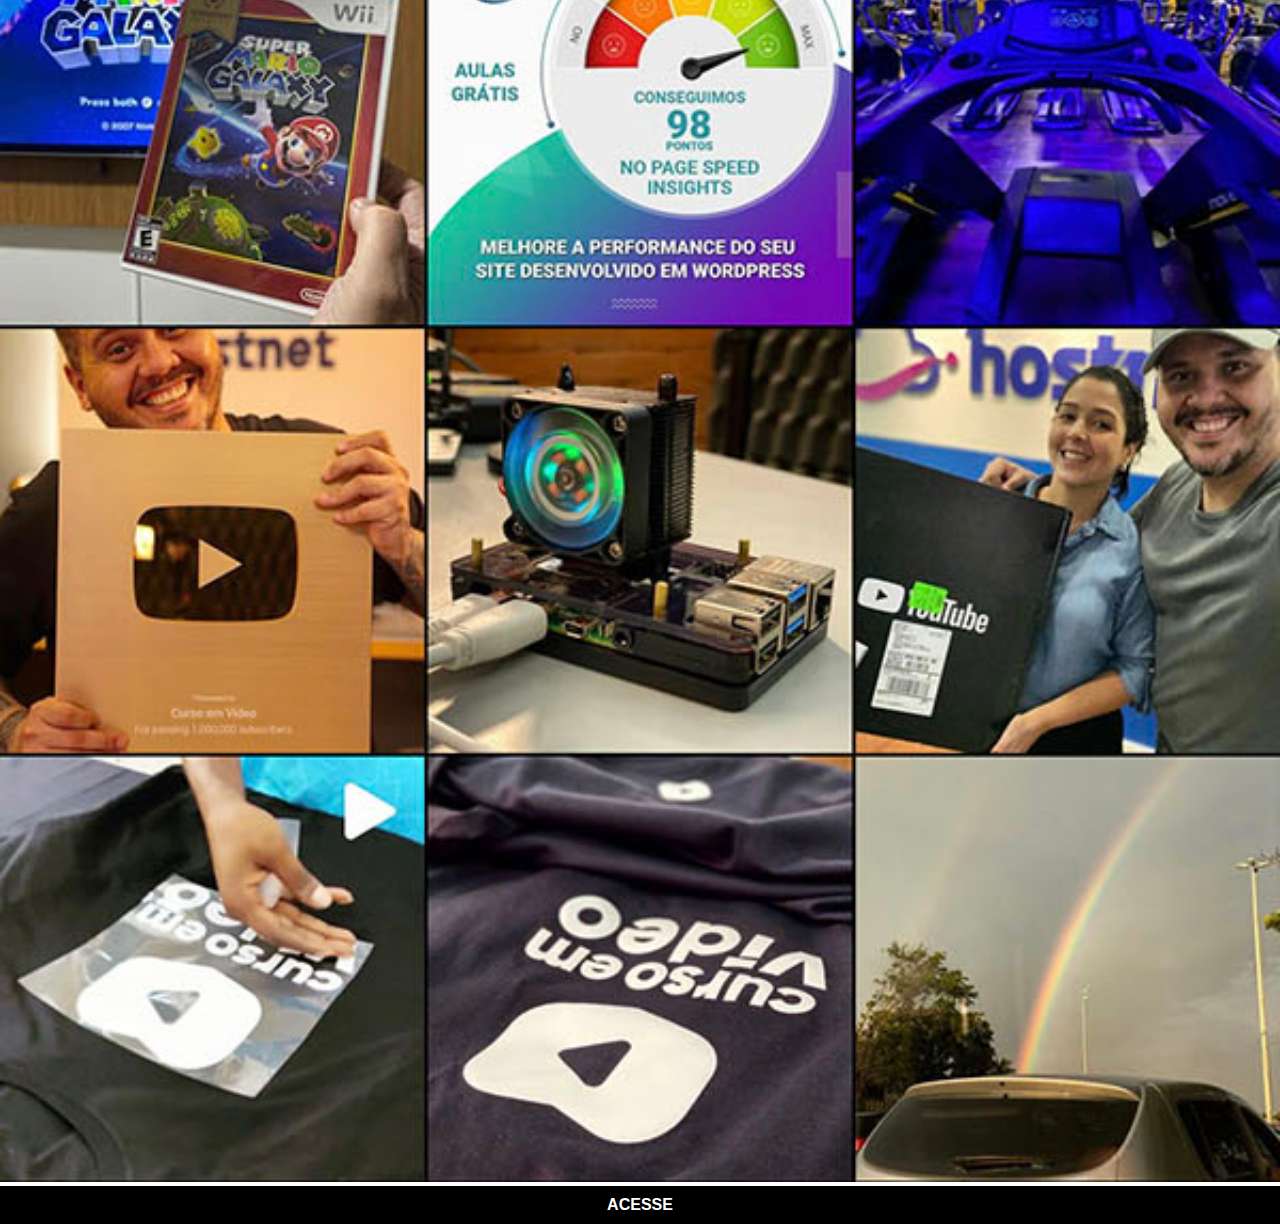
<file: instagram.html>
<!DOCTYPE html>
<html lang="pt-br">
<head>
    <meta charset="UTF-8">
    <meta name="viewport" content="width=device-width, initial-scale=1.0">
    <title>Instagram</title>
    <link rel="stylesheet" href="estilos/social.css">
</head>
<body>
    <img src="imagens/tela-instagram.jpg" alt="Instagram">
    <a href="https://www.instagram.com/gustavoguanabara/" target="_blank">ACESSE</a>
</body>
</html>
</file>
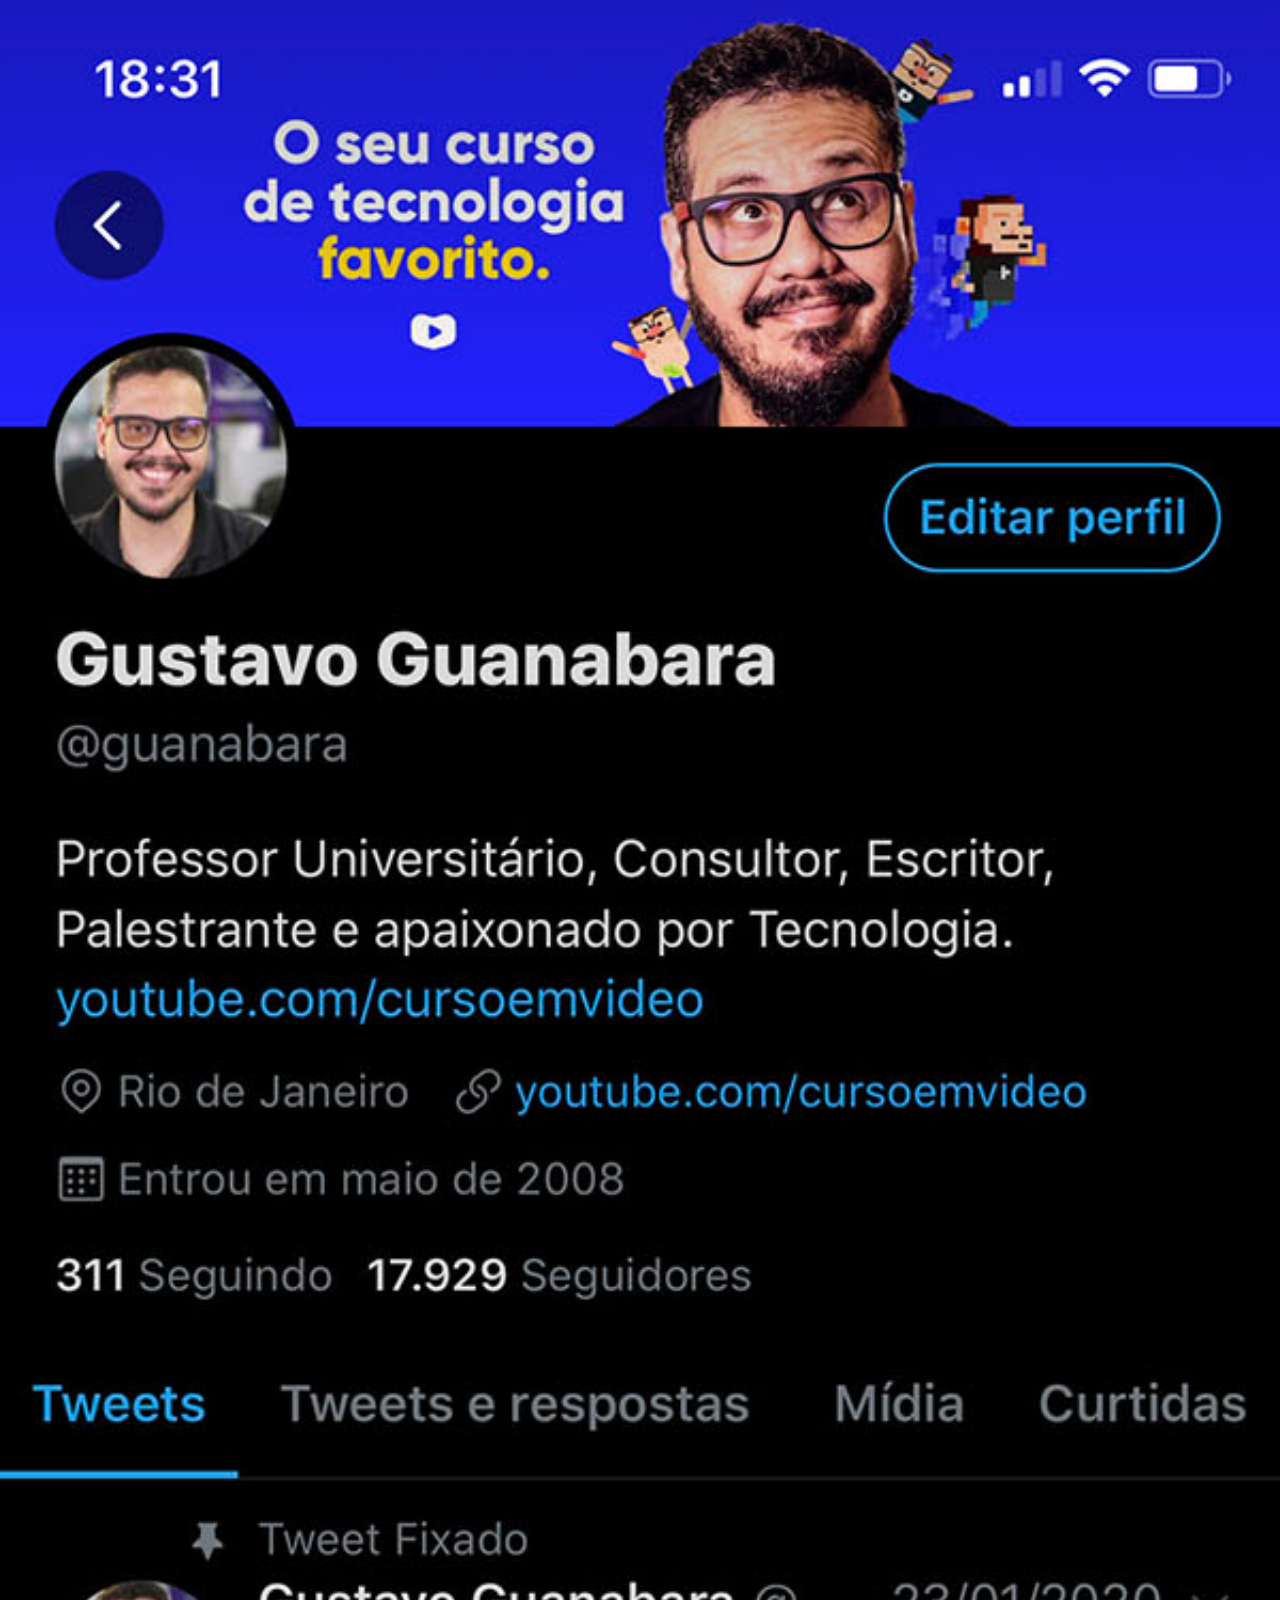
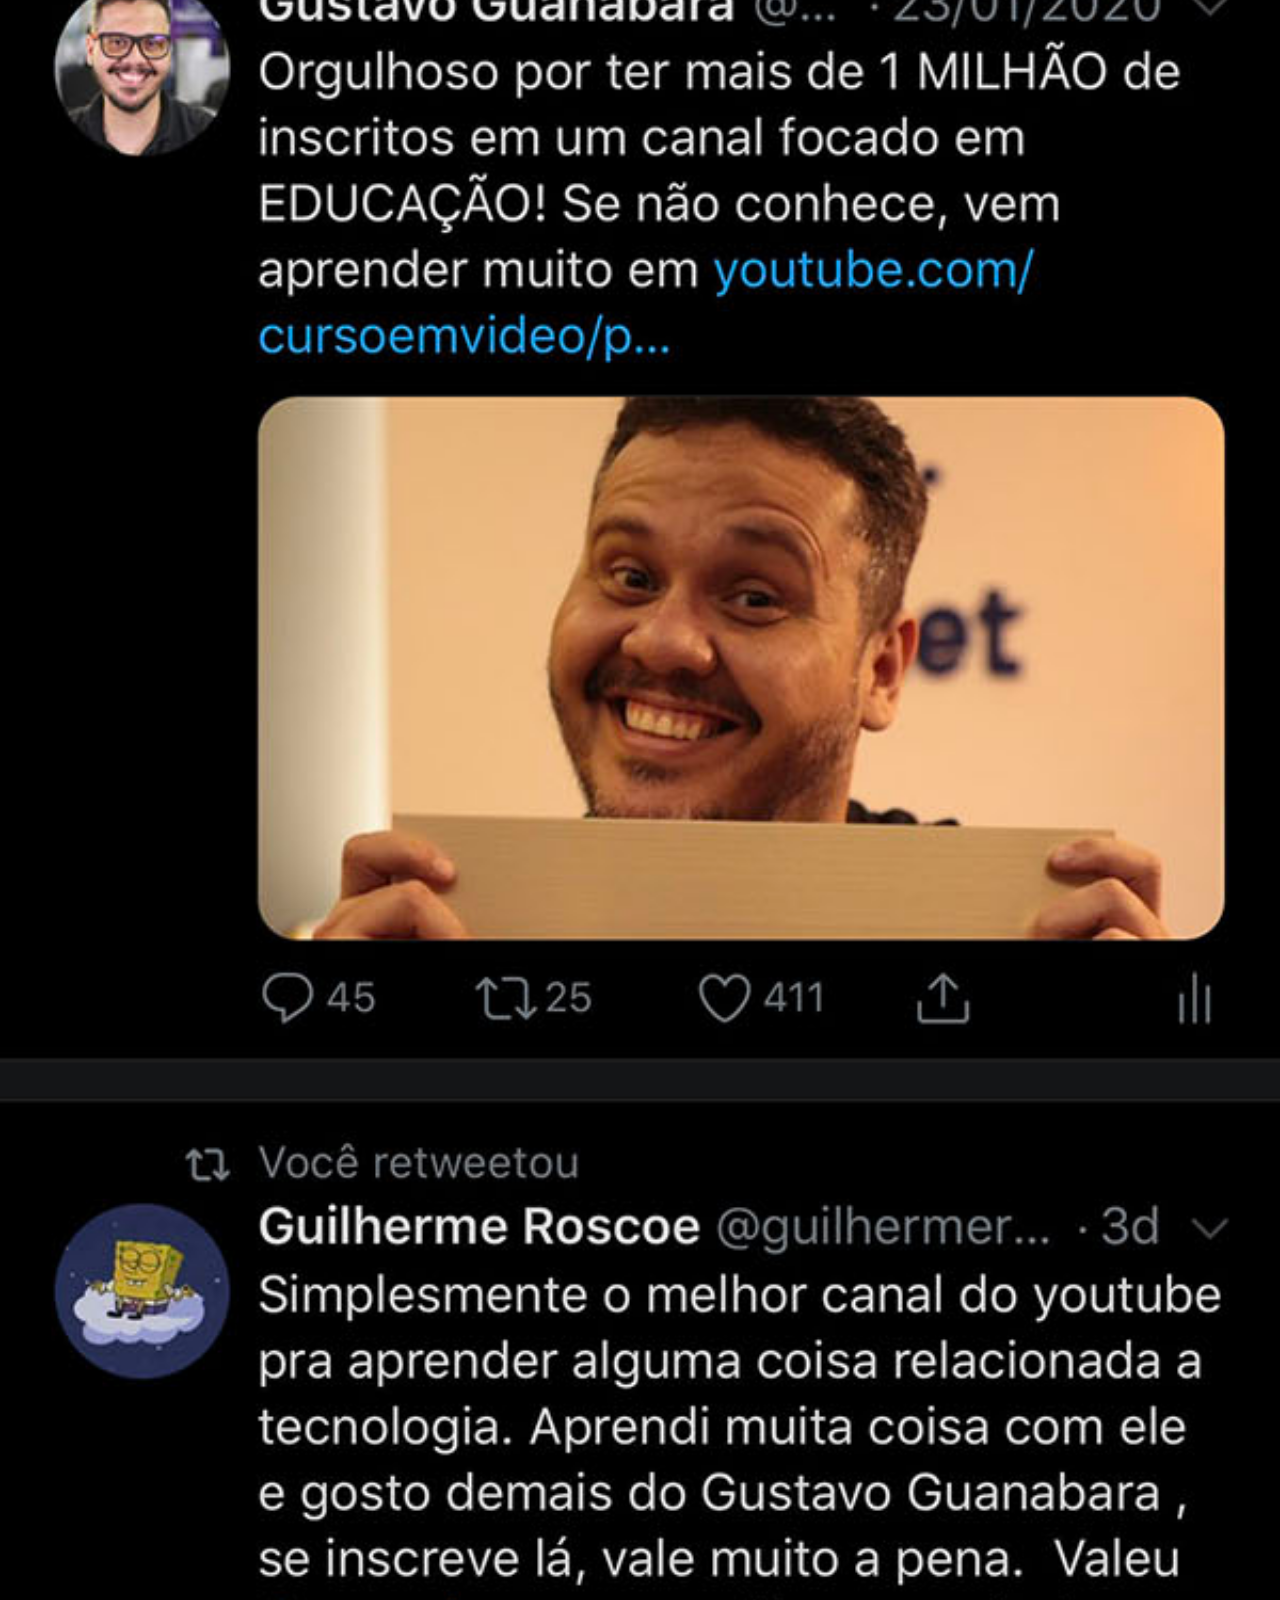
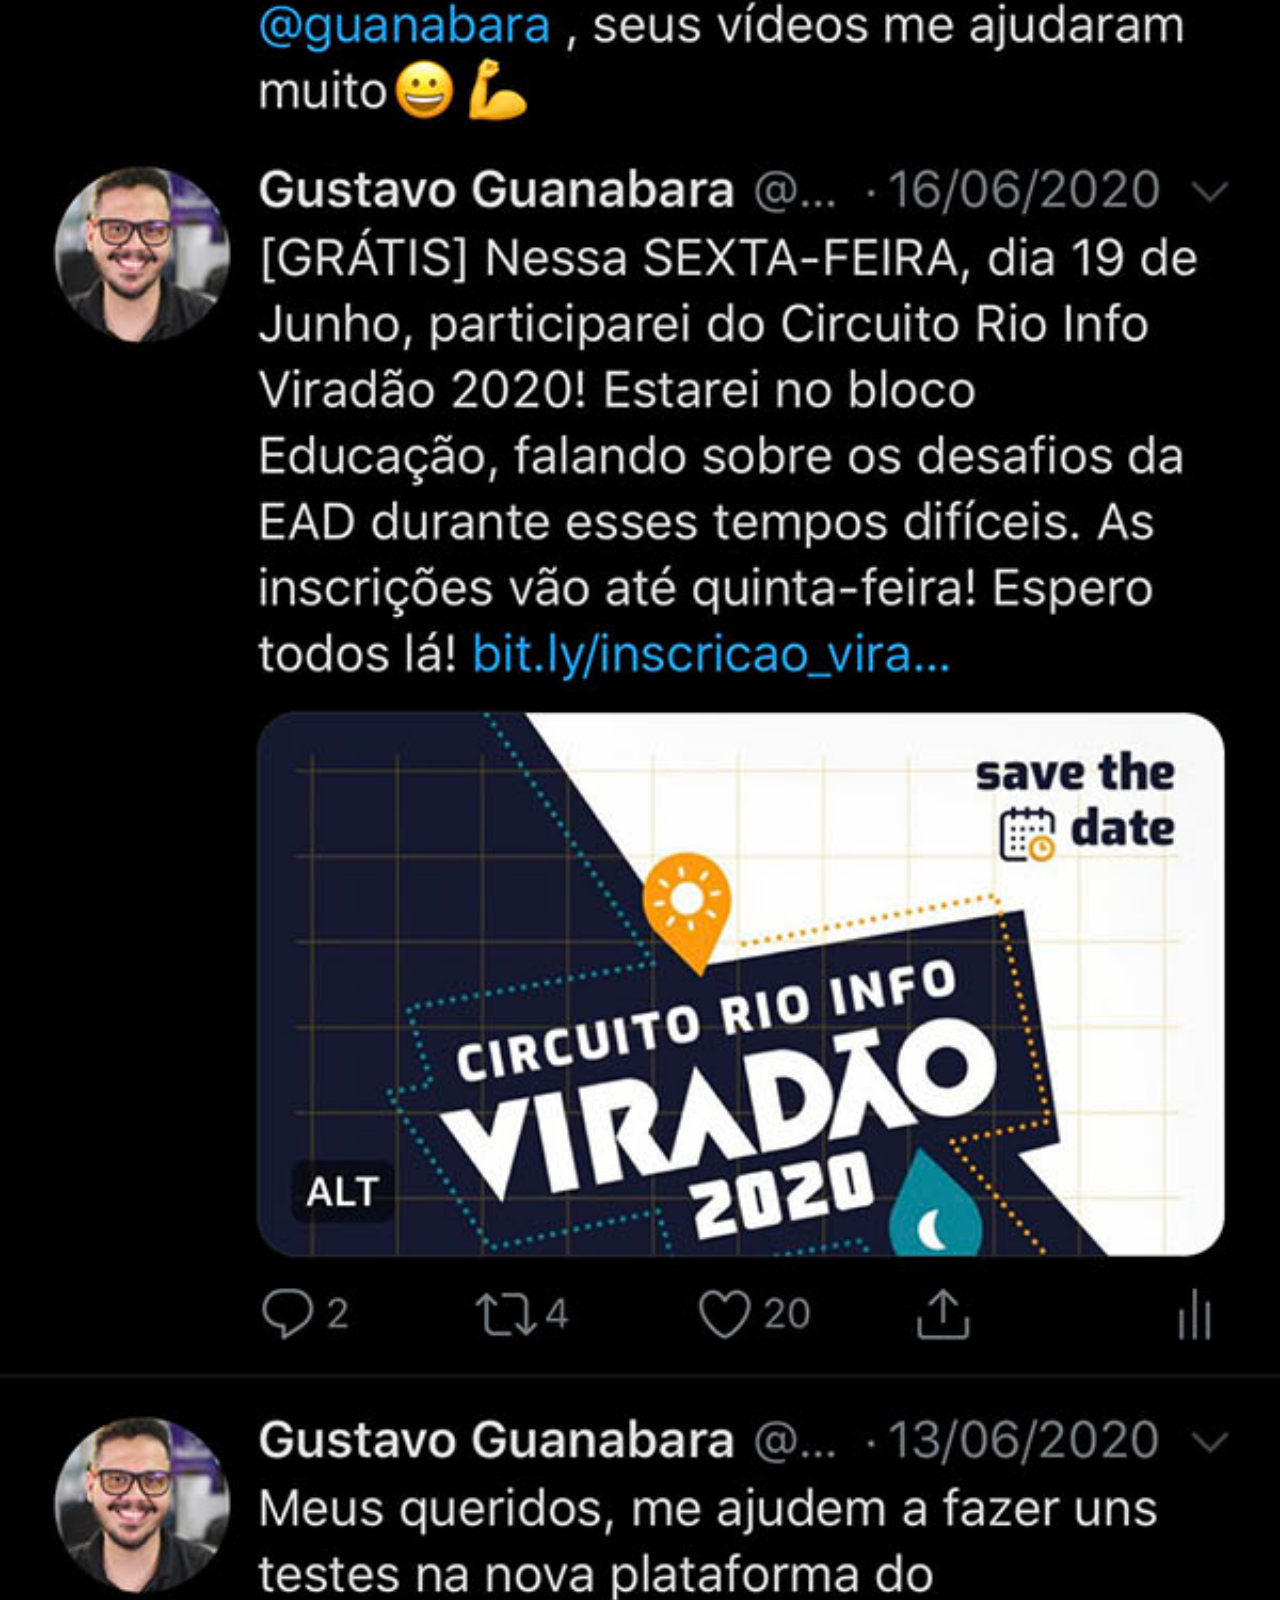
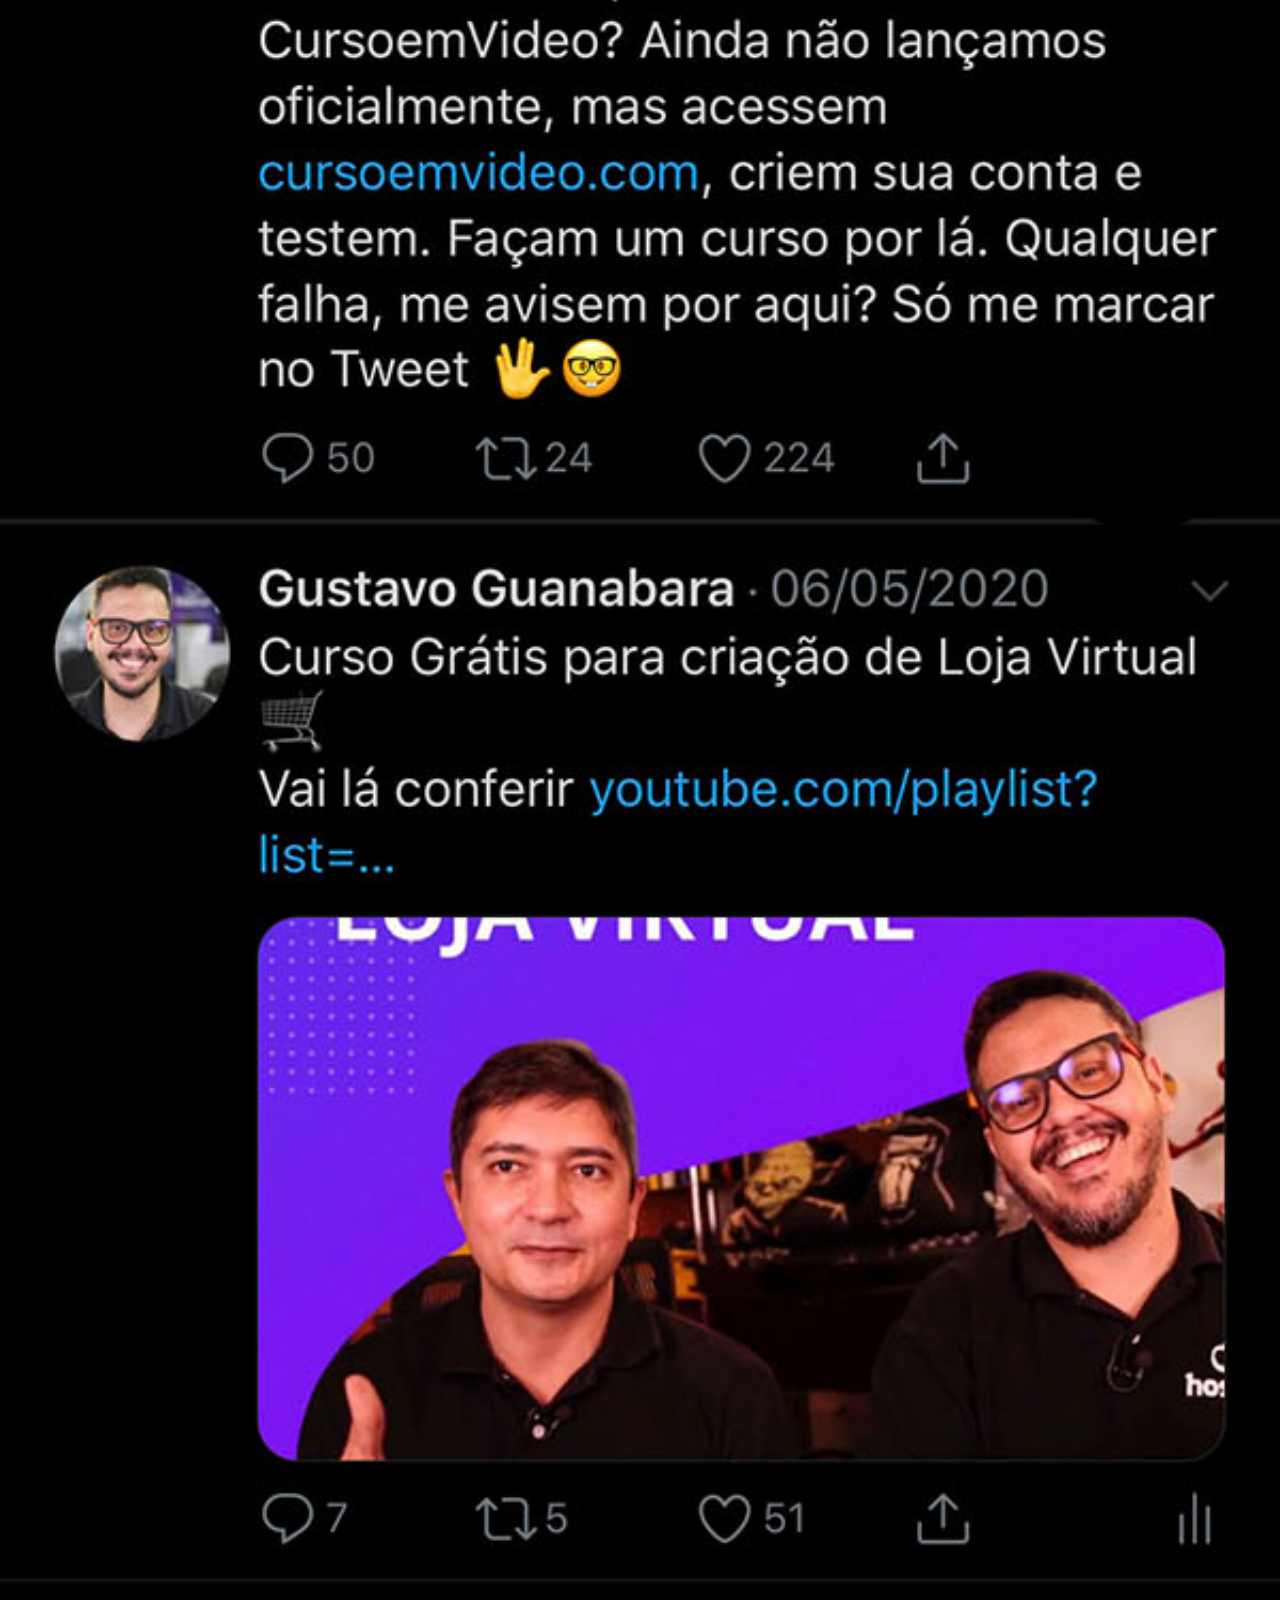
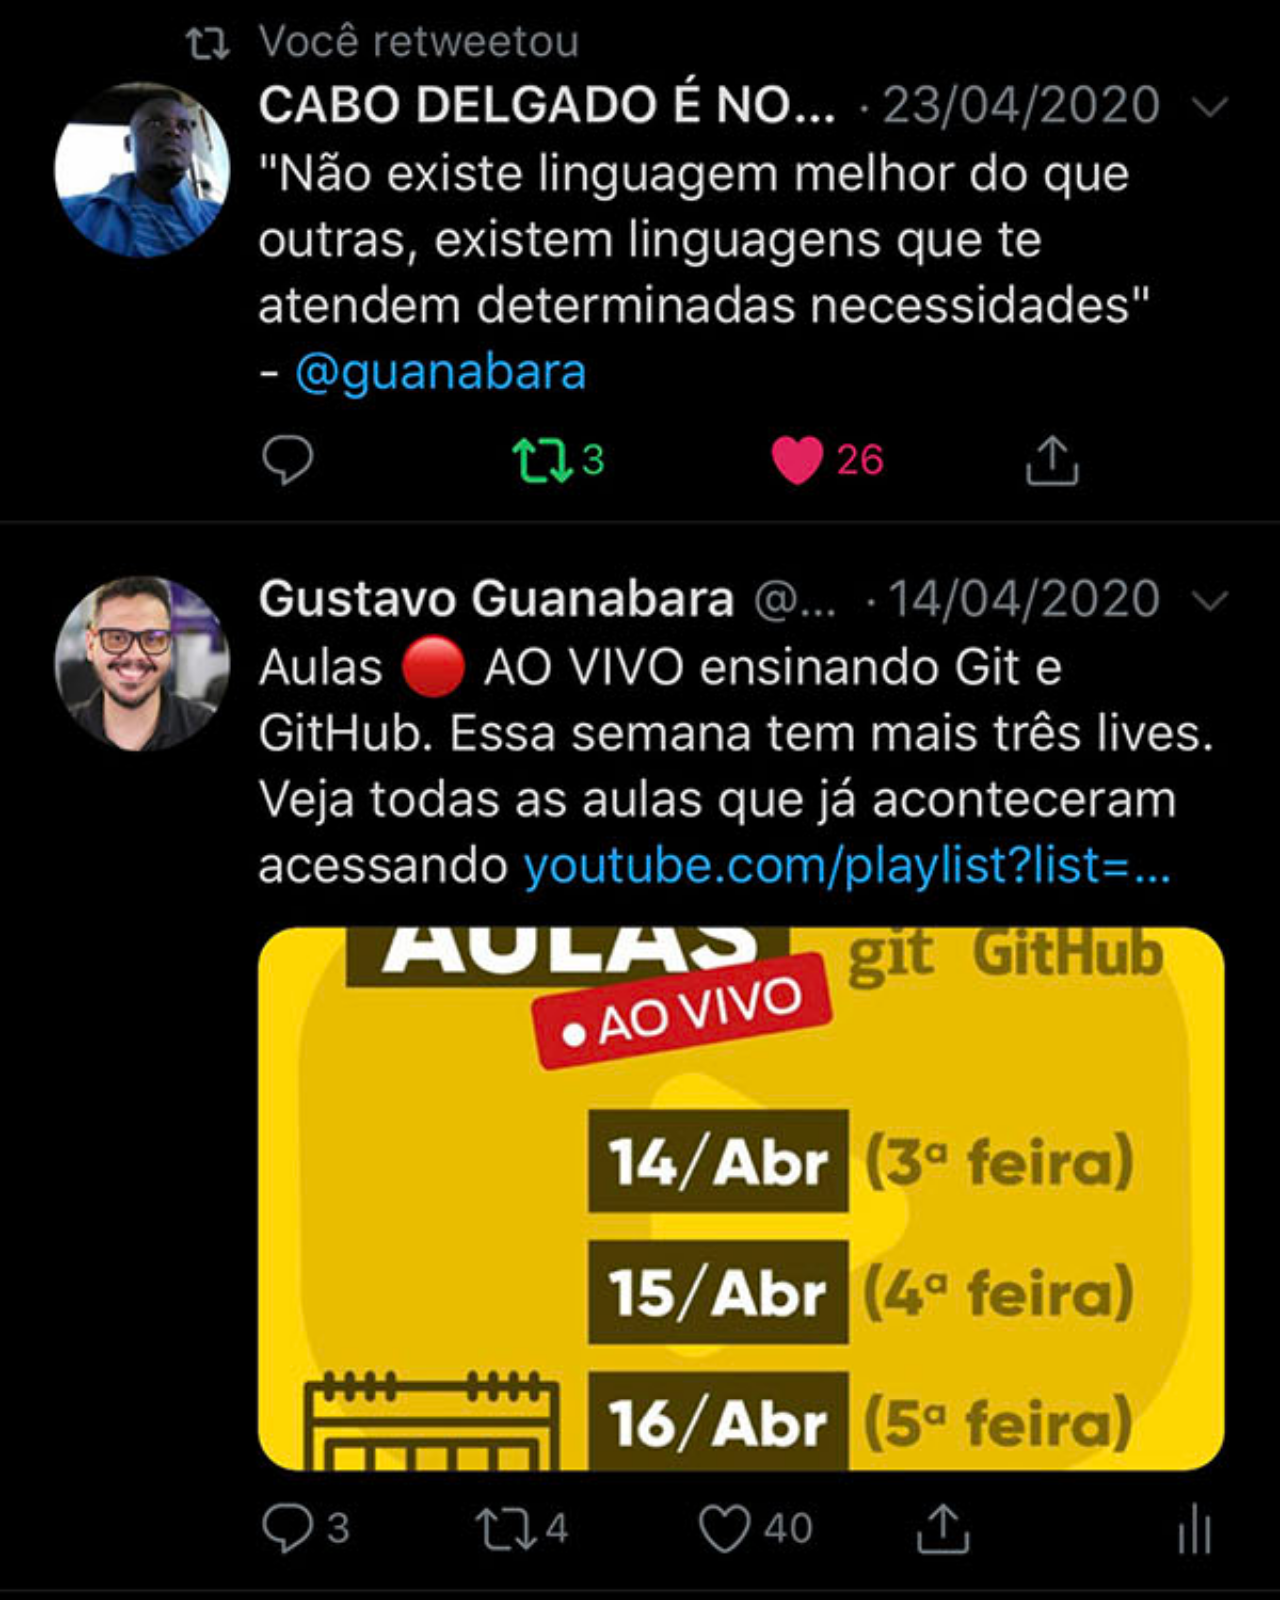
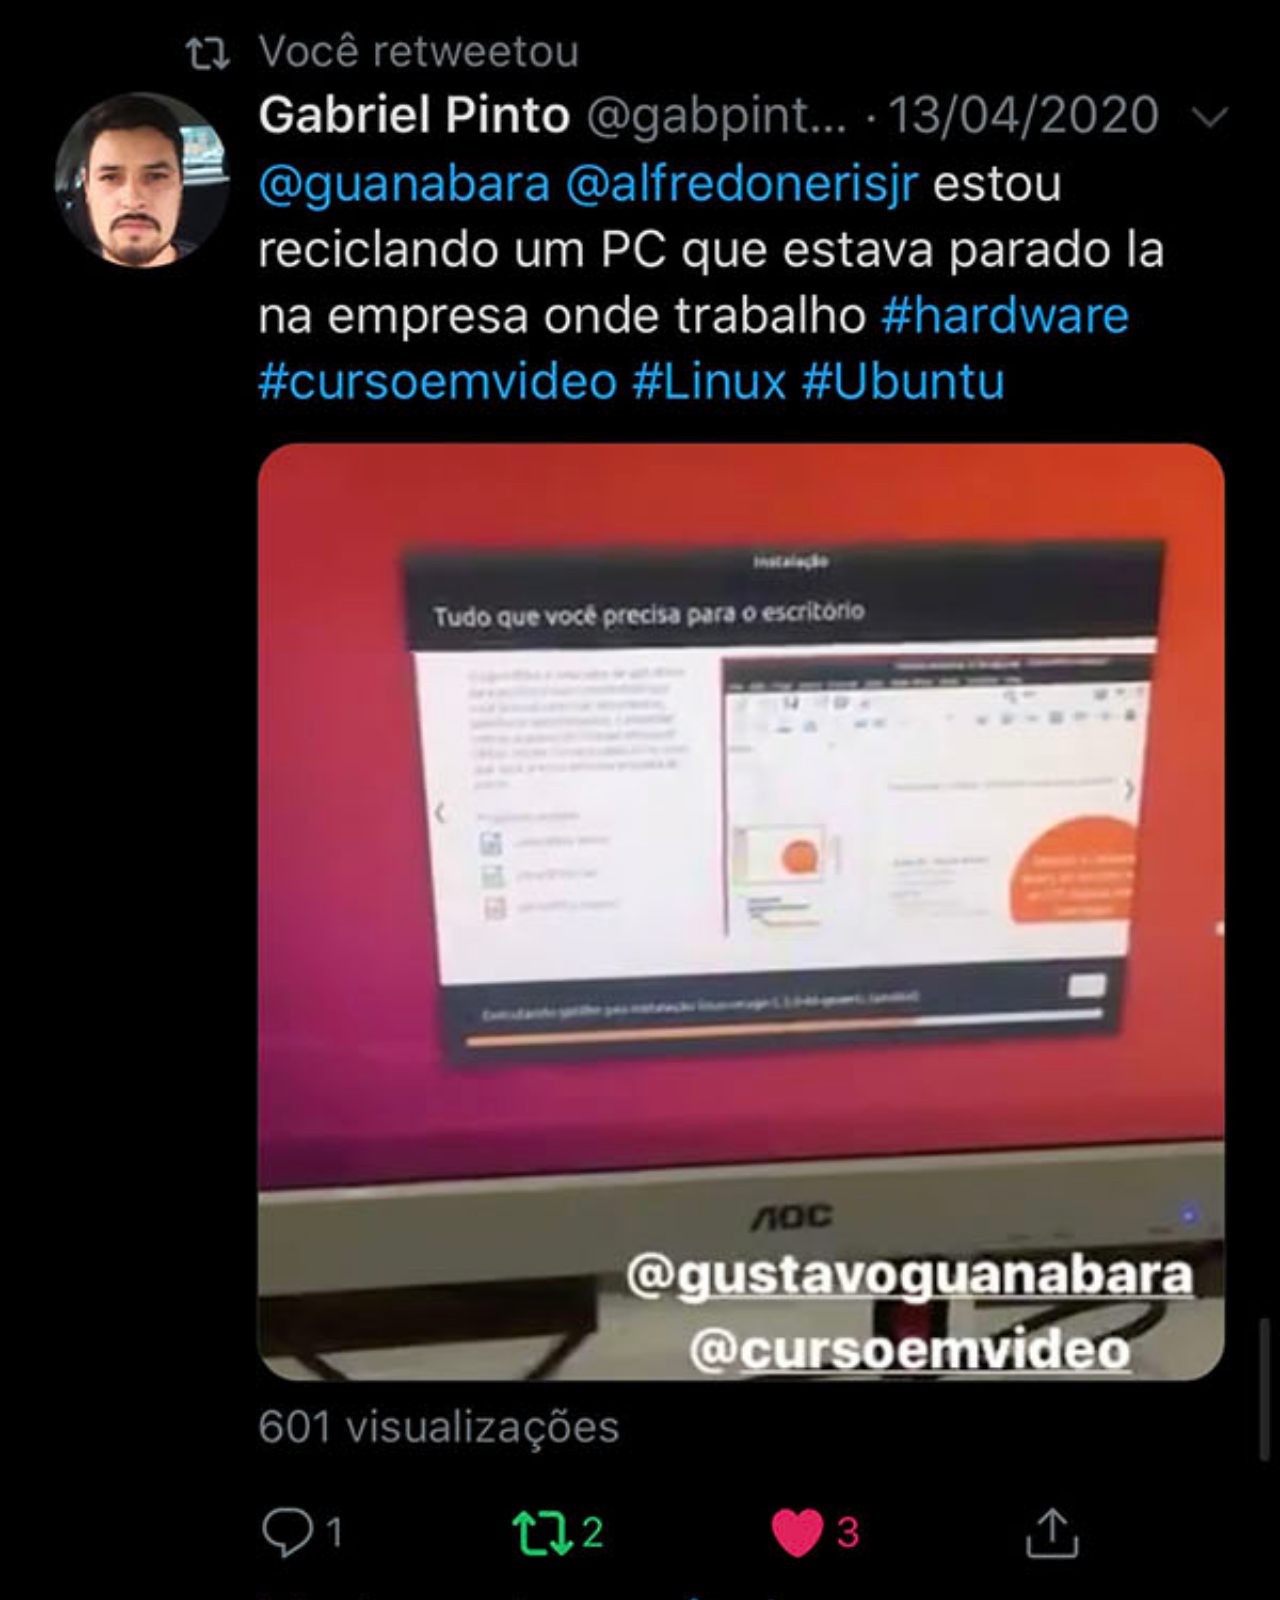
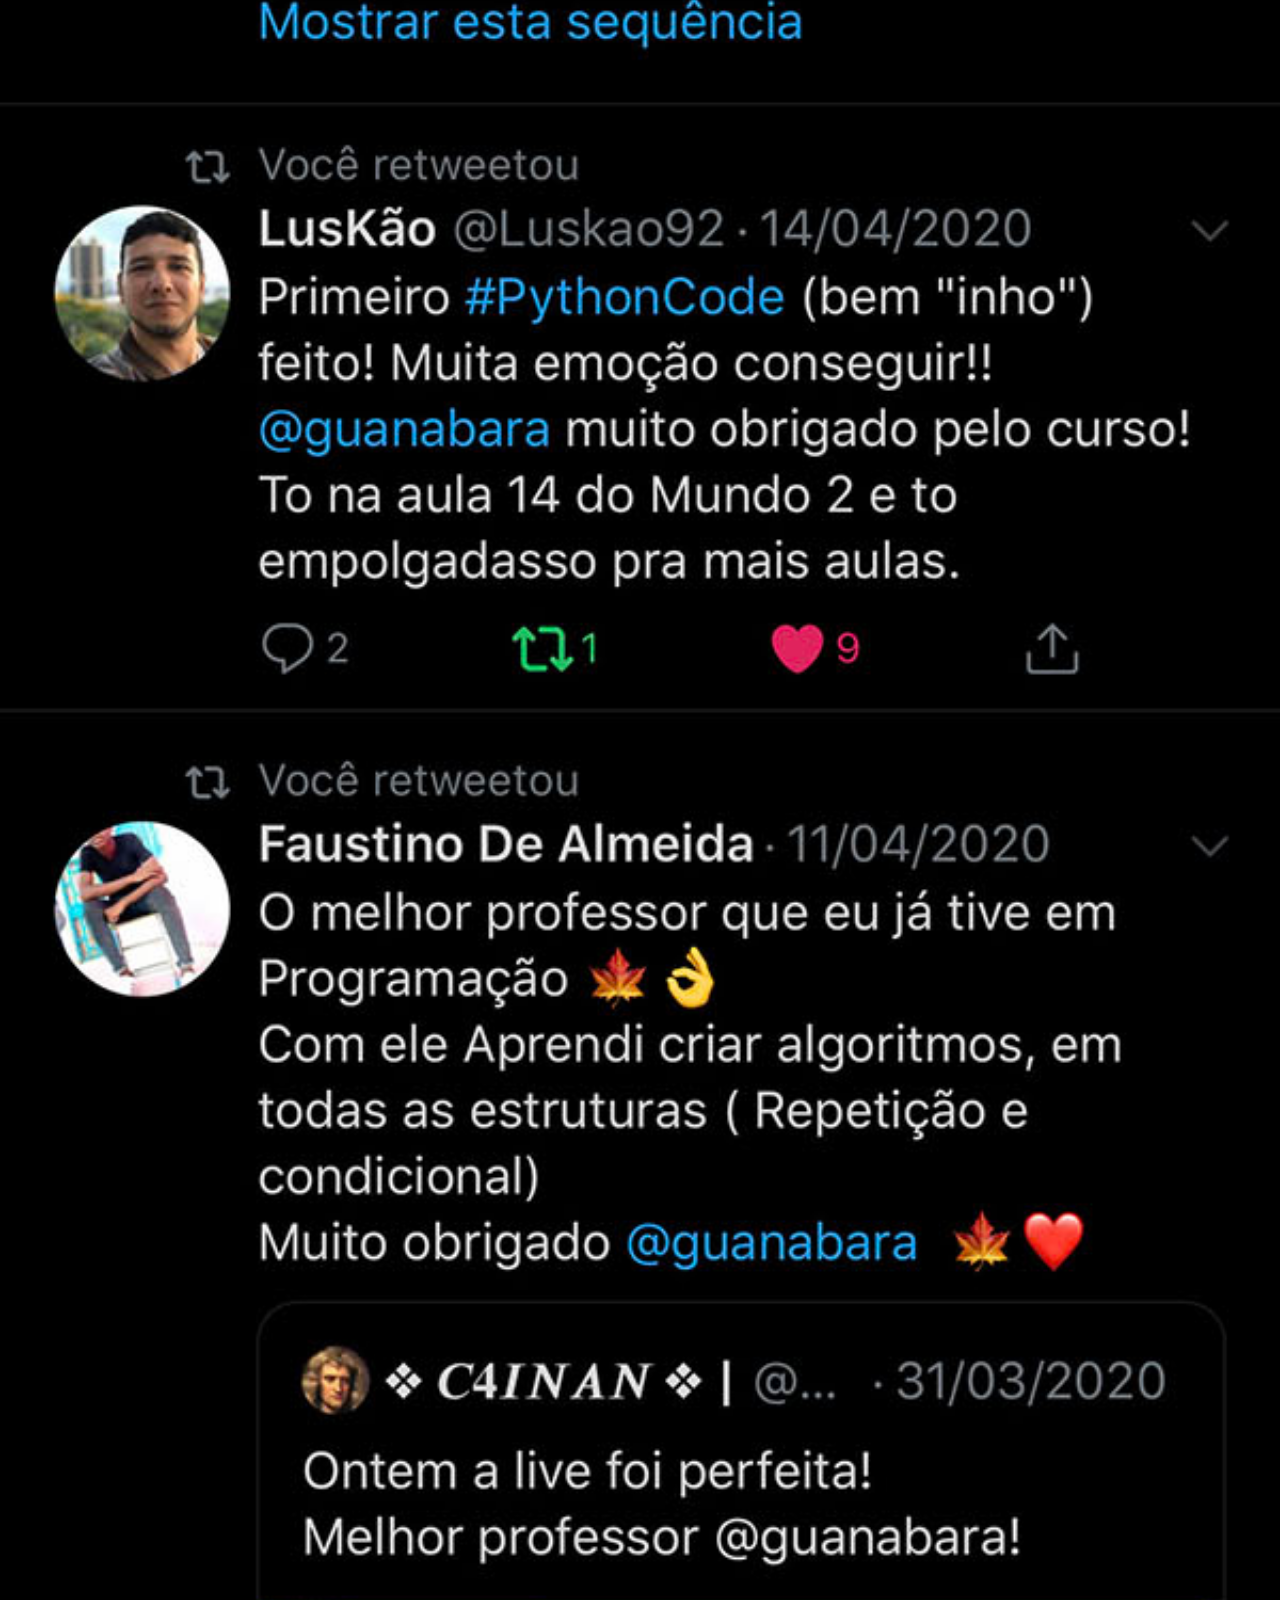
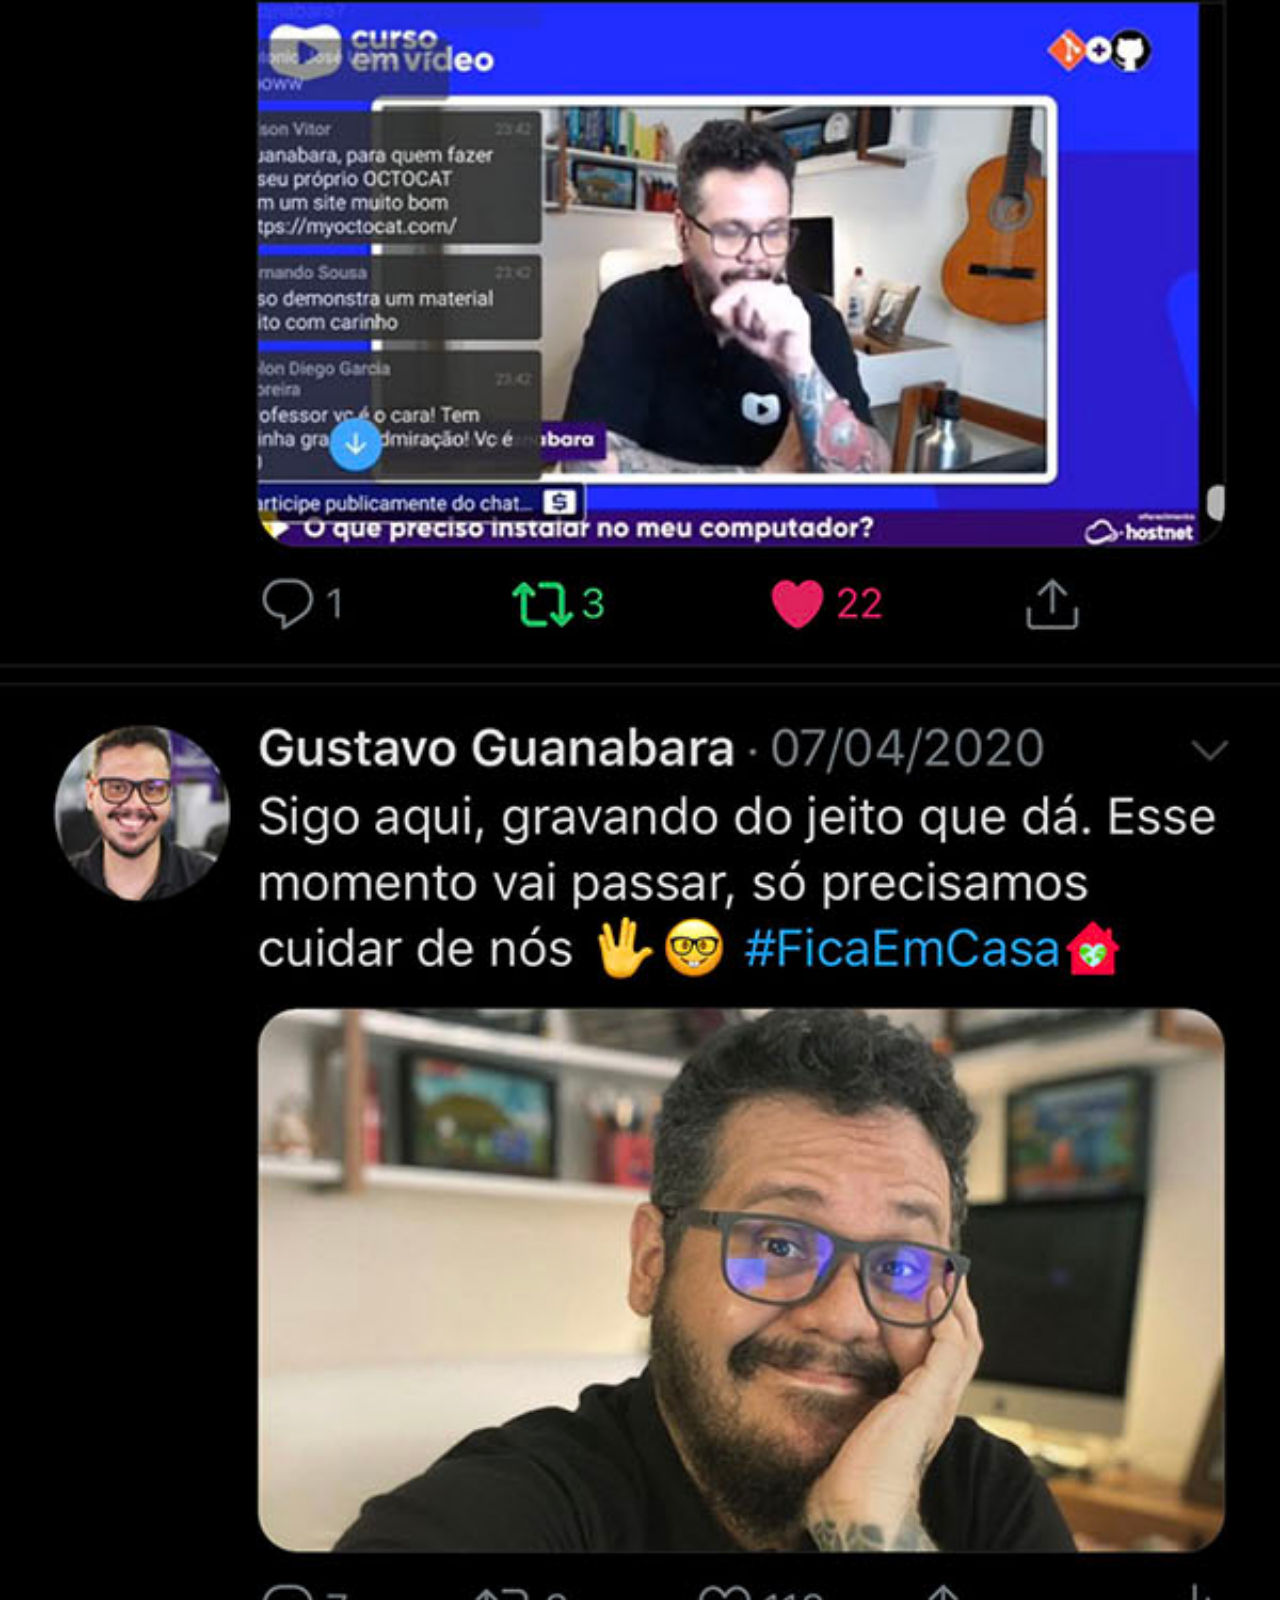
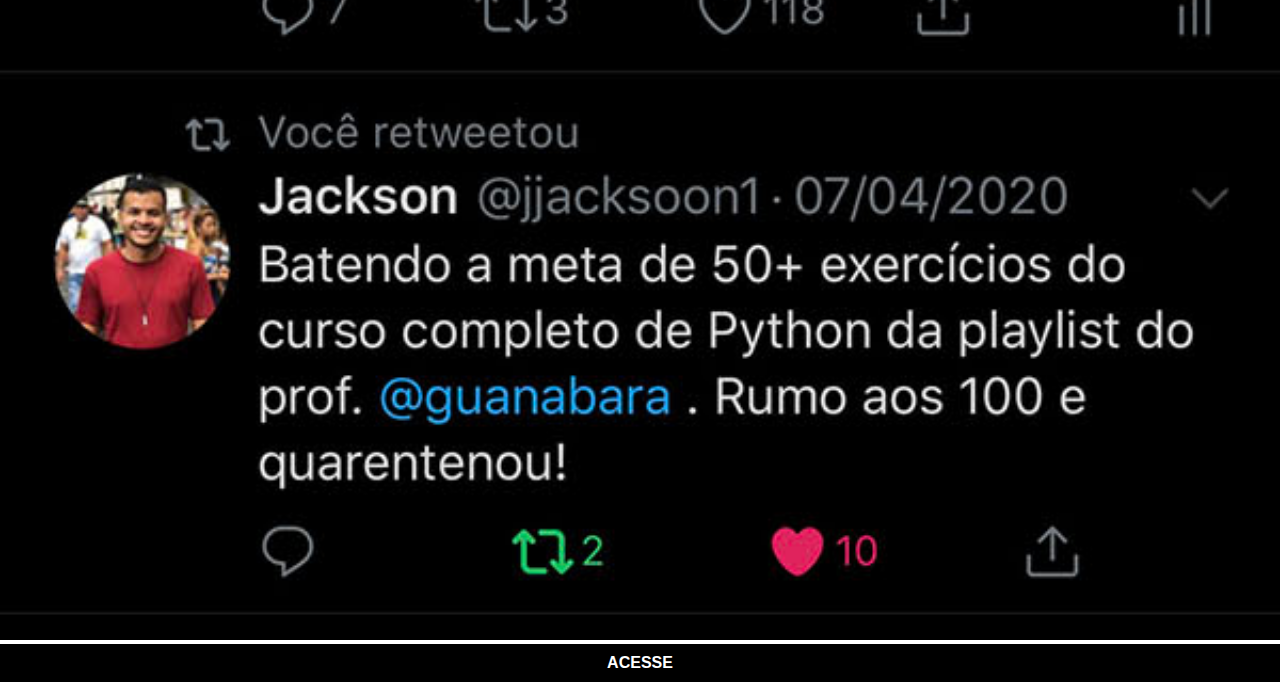
<file: twitter.html>
<!DOCTYPE html>
<html lang="pt-br">
<head>
    <meta charset="UTF-8">
    <meta name="viewport" content="width=device-width, initial-scale=1.0">
    <title>Twitter</title>
    <link rel="stylesheet" href="estilos/social.css">
</head>
<body>
    <img src="imagens/tela-twitter.jpg" alt="Twitter">
    <a href="https://www.twitter.com/guanabara/" target="_blank">ACESSE</a>
</body>
</html>
</file>
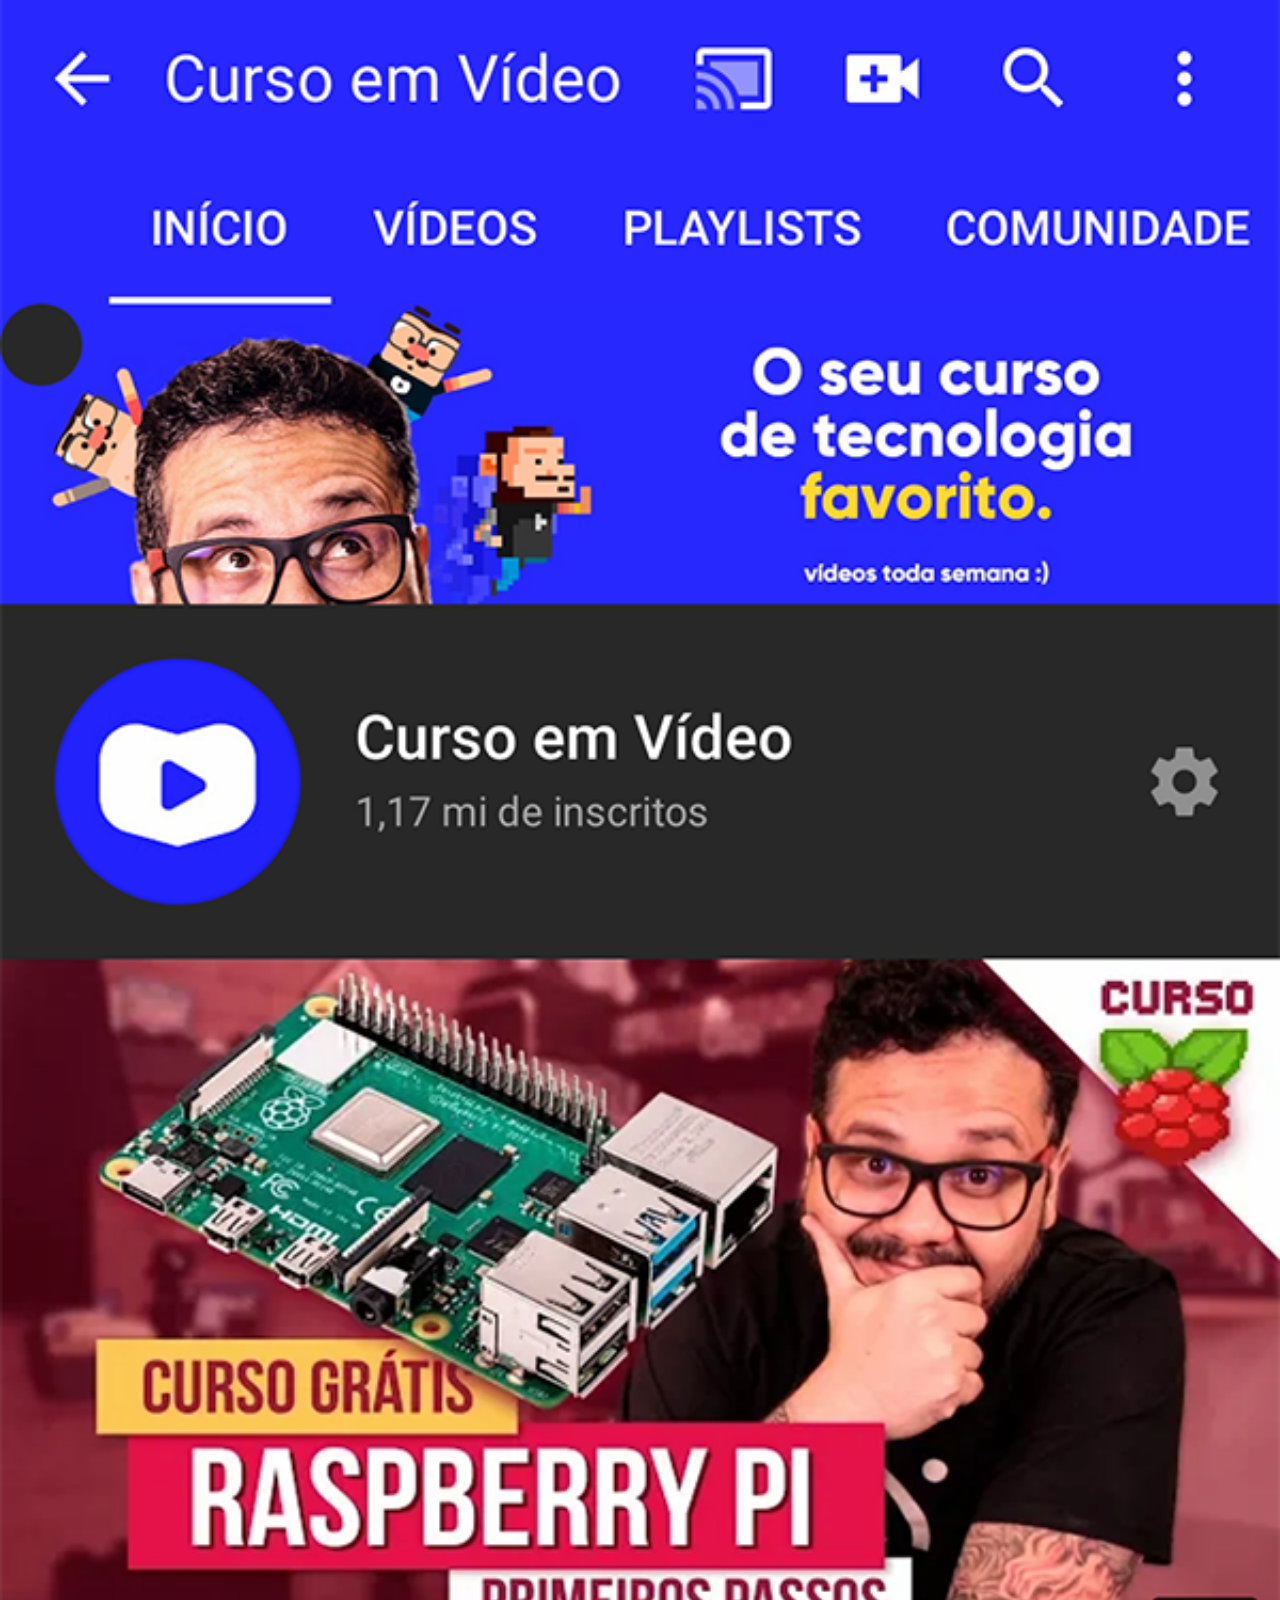
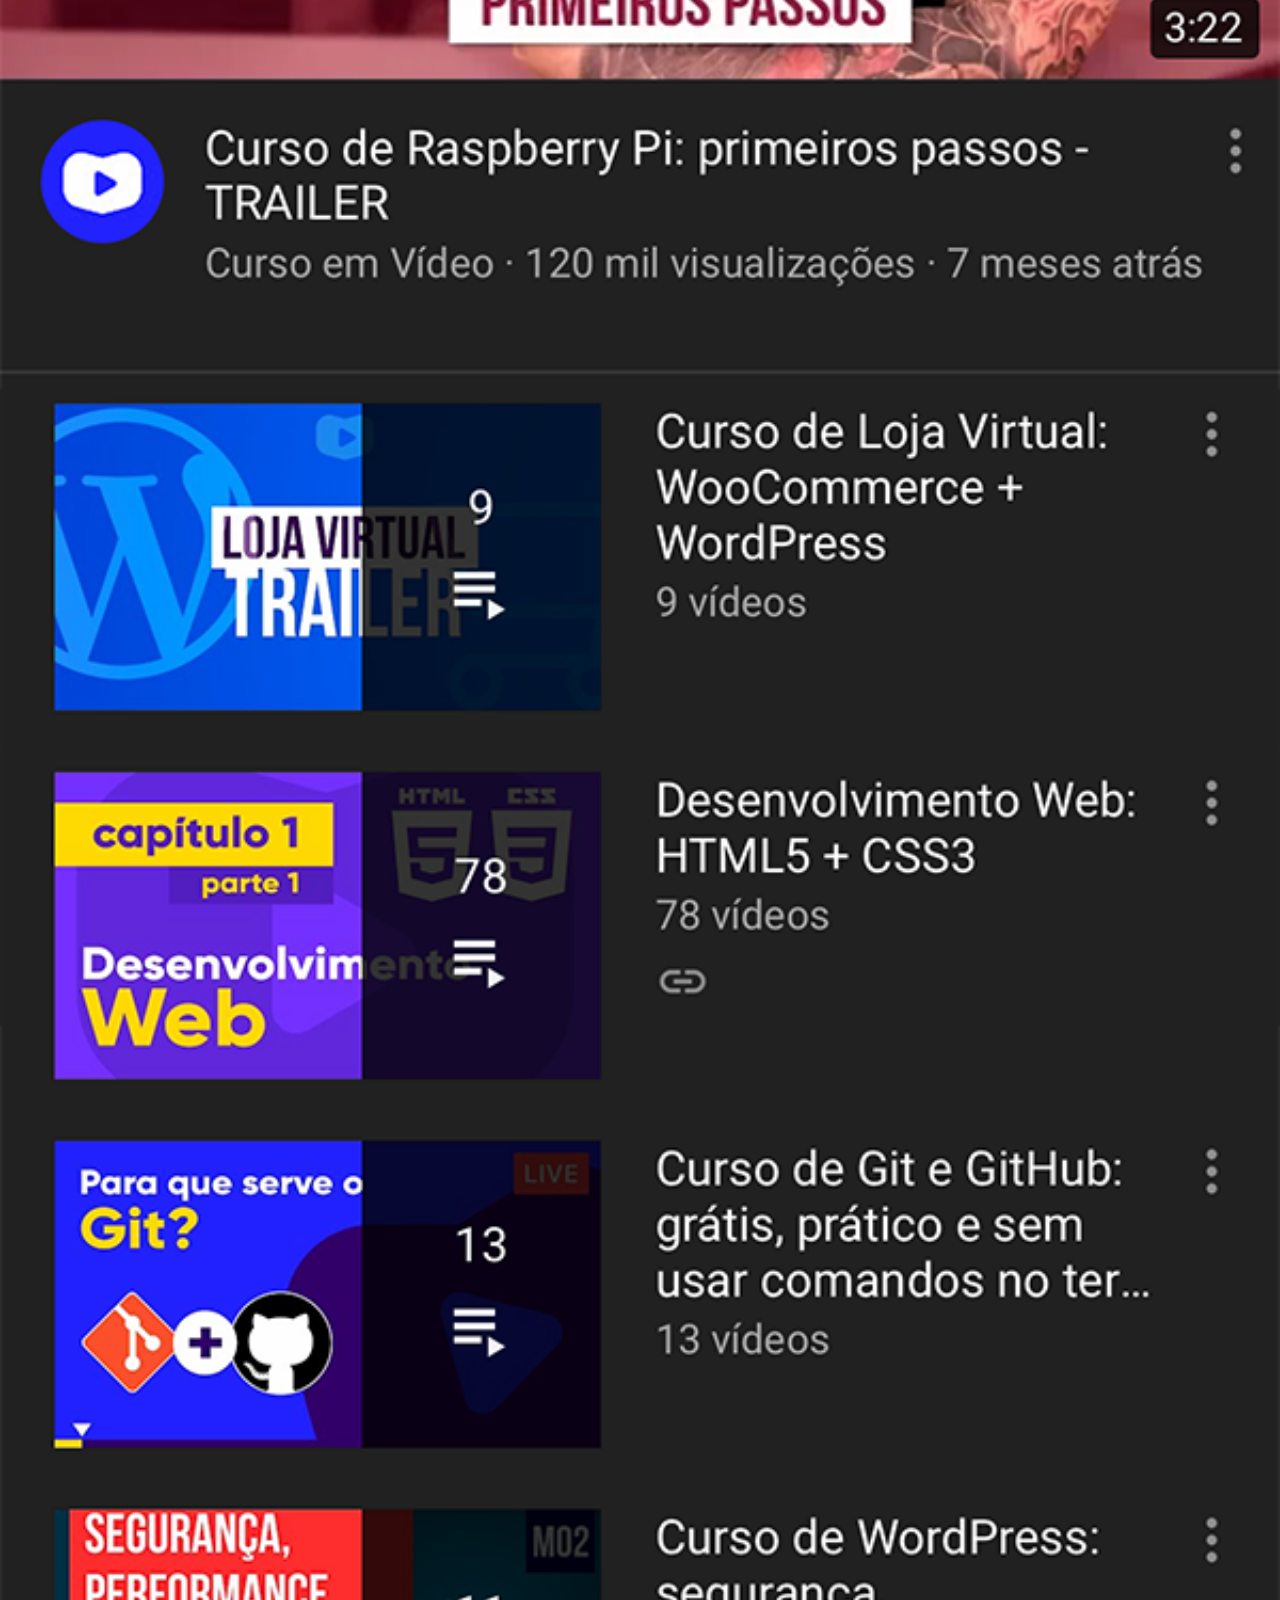
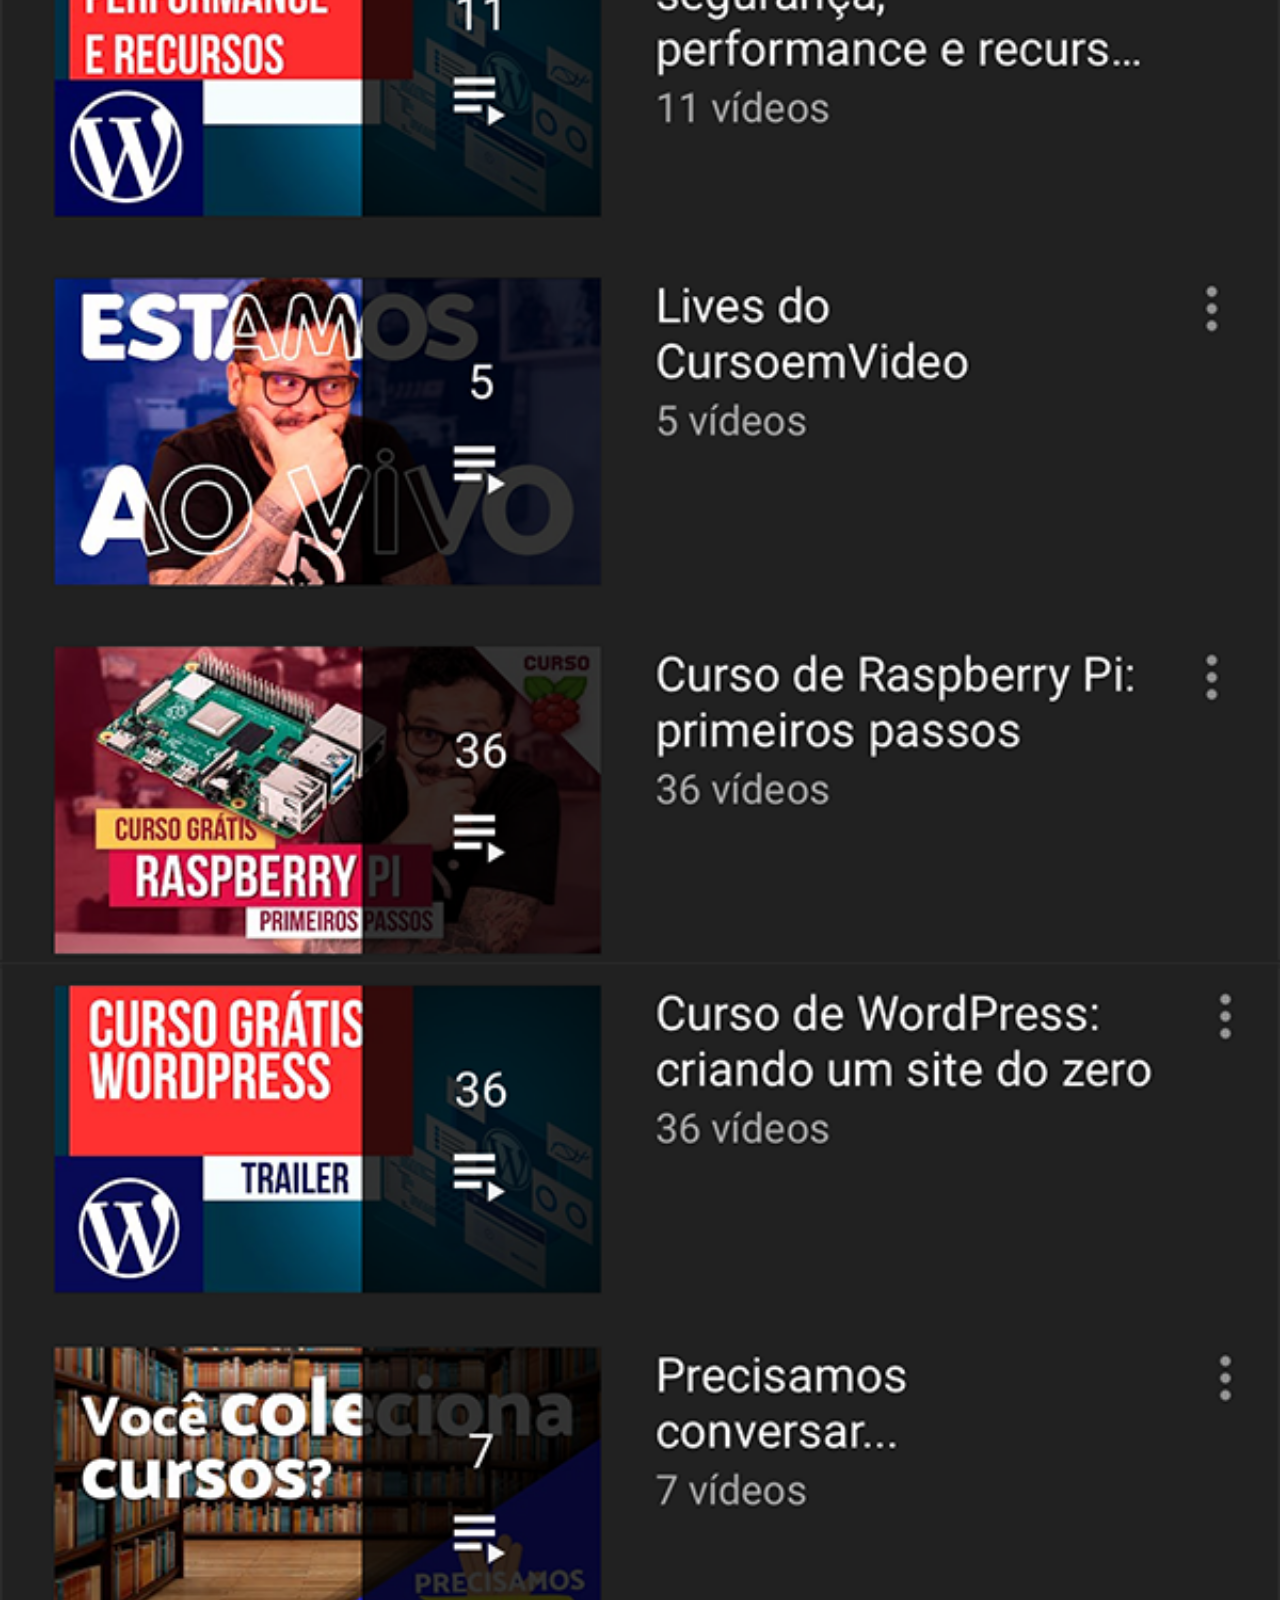
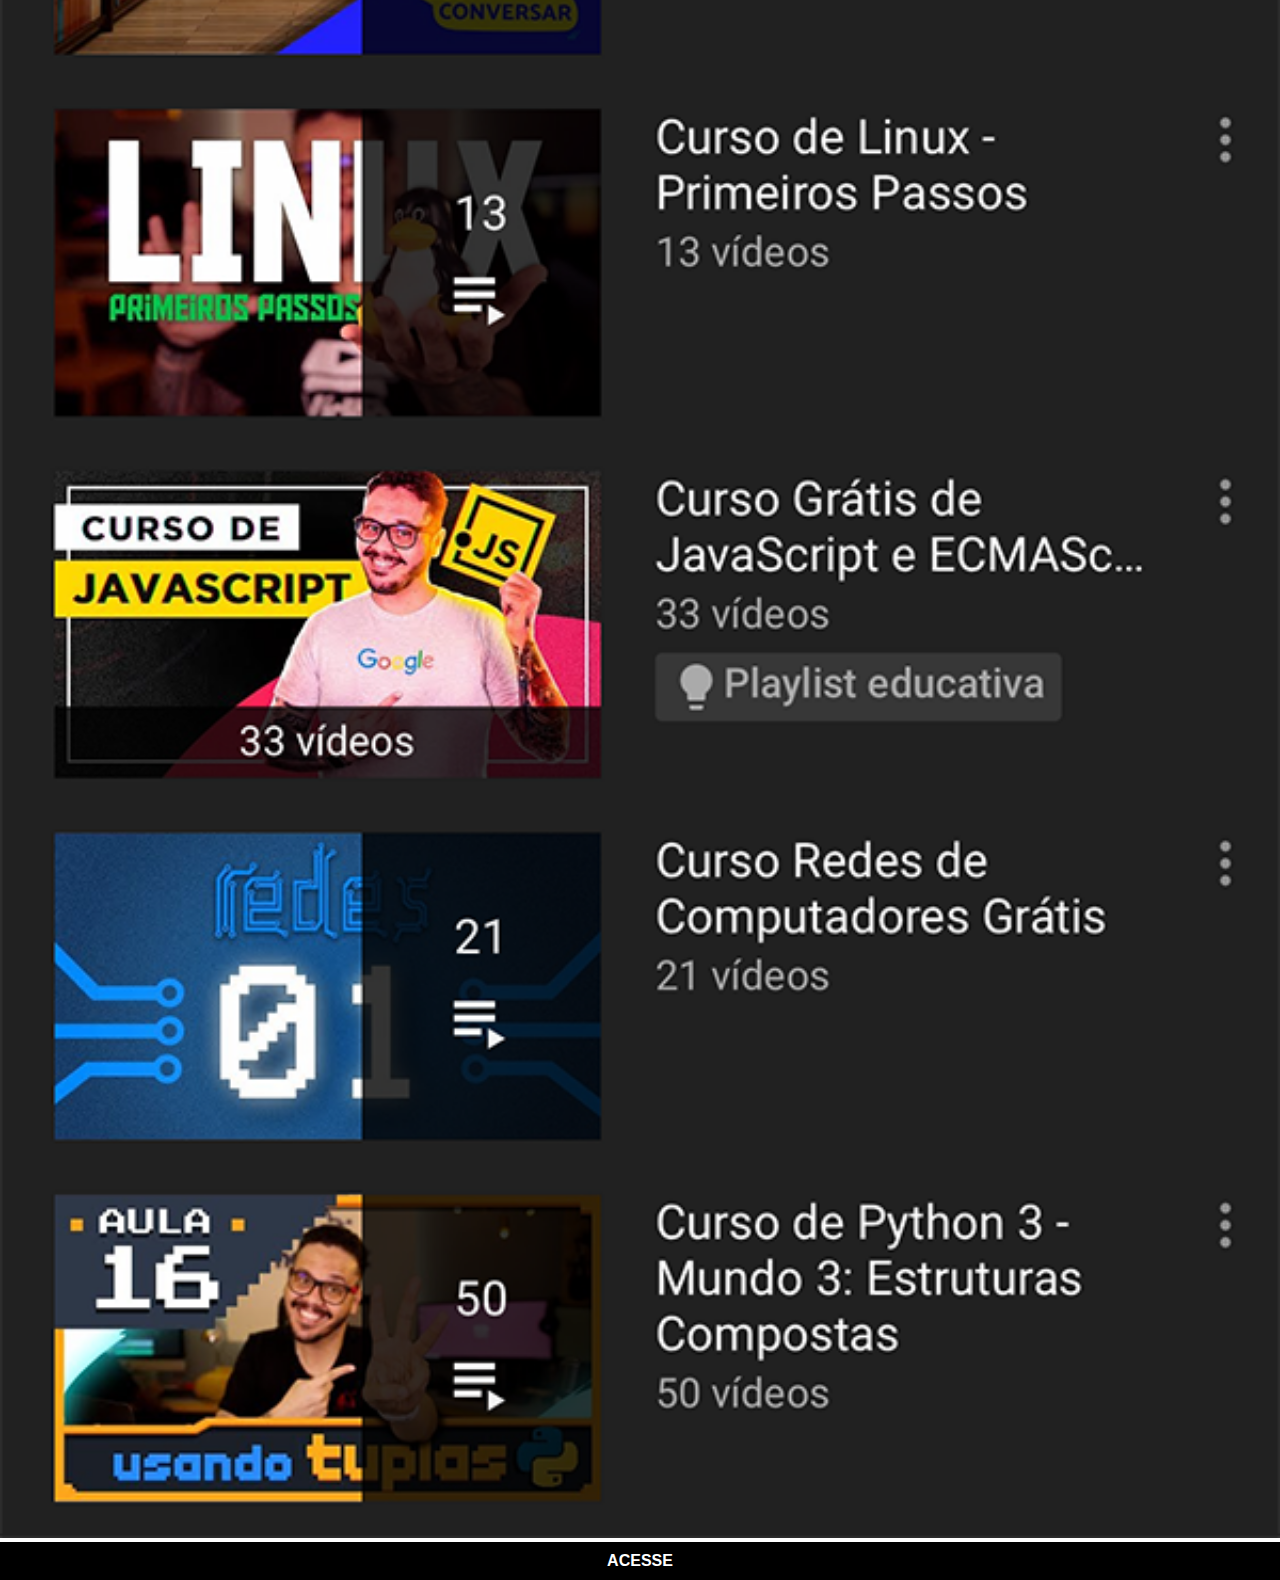
<file: youtube.html>
<!DOCTYPE html>
<html lang="pt-br">
<head>
    <meta charset="UTF-8">
    <meta name="viewport" content="width=device-width, initial-scale=1.0">
    <title>YouTube</title>
    <link rel="stylesheet" href="estilos/social.css">
</head>
<body>
    <img src="imagens/tela-youtube.png" alt="YouTube">
    <a href="https://www.youtube.com/@CursoemVideo" target="_blank">ACESSE  </a>
</body>
</html>
</file>
<file: estilos/style.css>
@charset "UTF-8";

* {
    margin: 0px;
    padding: 0px;
    font-family: Arial, Helvetica, sans-serif;
}

html, body {
    height: 100vh;
    width: 100vw;
    background-color: black;
}

body {
    background: url('../imagens/fundo-roxo.jpg') no-repeat top center;
    background-size: cover;
    background-attachment: fixed;
}

main {
    position: relative;
    height: 100vh;
}

section#telefone {
    position: absolute;
    top: 50%;
    left: 50%;
    transform: translate(-50%, -50%);

    height: 627px;
    width: 311px;
    background: url('../imagens/frame-iphone.png') no-repeat;
}

iframe#tela {
    position: relative;
    top: 80px;
    left: 22px;
    width: 267px;
    height: 471px;
}

section#redes-sociais {
    text-align: right;
}

section#redes-sociais img {
    width: 50px;
    margin: 10px;
    border-radius: 50%;
    box-shadow: 2px 2px 5px rgba(0, 0, 0, 0.400);
    box-sizing: border-box;
}

section#redes-sociais img:hover {
    border: 2px solid rgba(255, 255, 255, 0.637);
    transform: translate(-3px, -3px);
    box-shadow: 5px 5px 10px rgba(0, 0, 0, 0.623);
    transition: transform .3s, border 1s;
}
</file>
<file: estilos/social.css>
@charset "UTF-8";

* {
    margin: 0px;
    padding: 0px;
    font-family: Arial, Helvetica, sans-serif;
}

::-webkit-scrollbar {
    width: 0px;
    height: 0px;
}

img {
    width: 100vw;

}

a {
    display: block;
    background-color: black;
    color: white;
    padding: 10px;
    text-align: center;
    font-weight: bolder;
    text-decoration: none;
}
</file>
